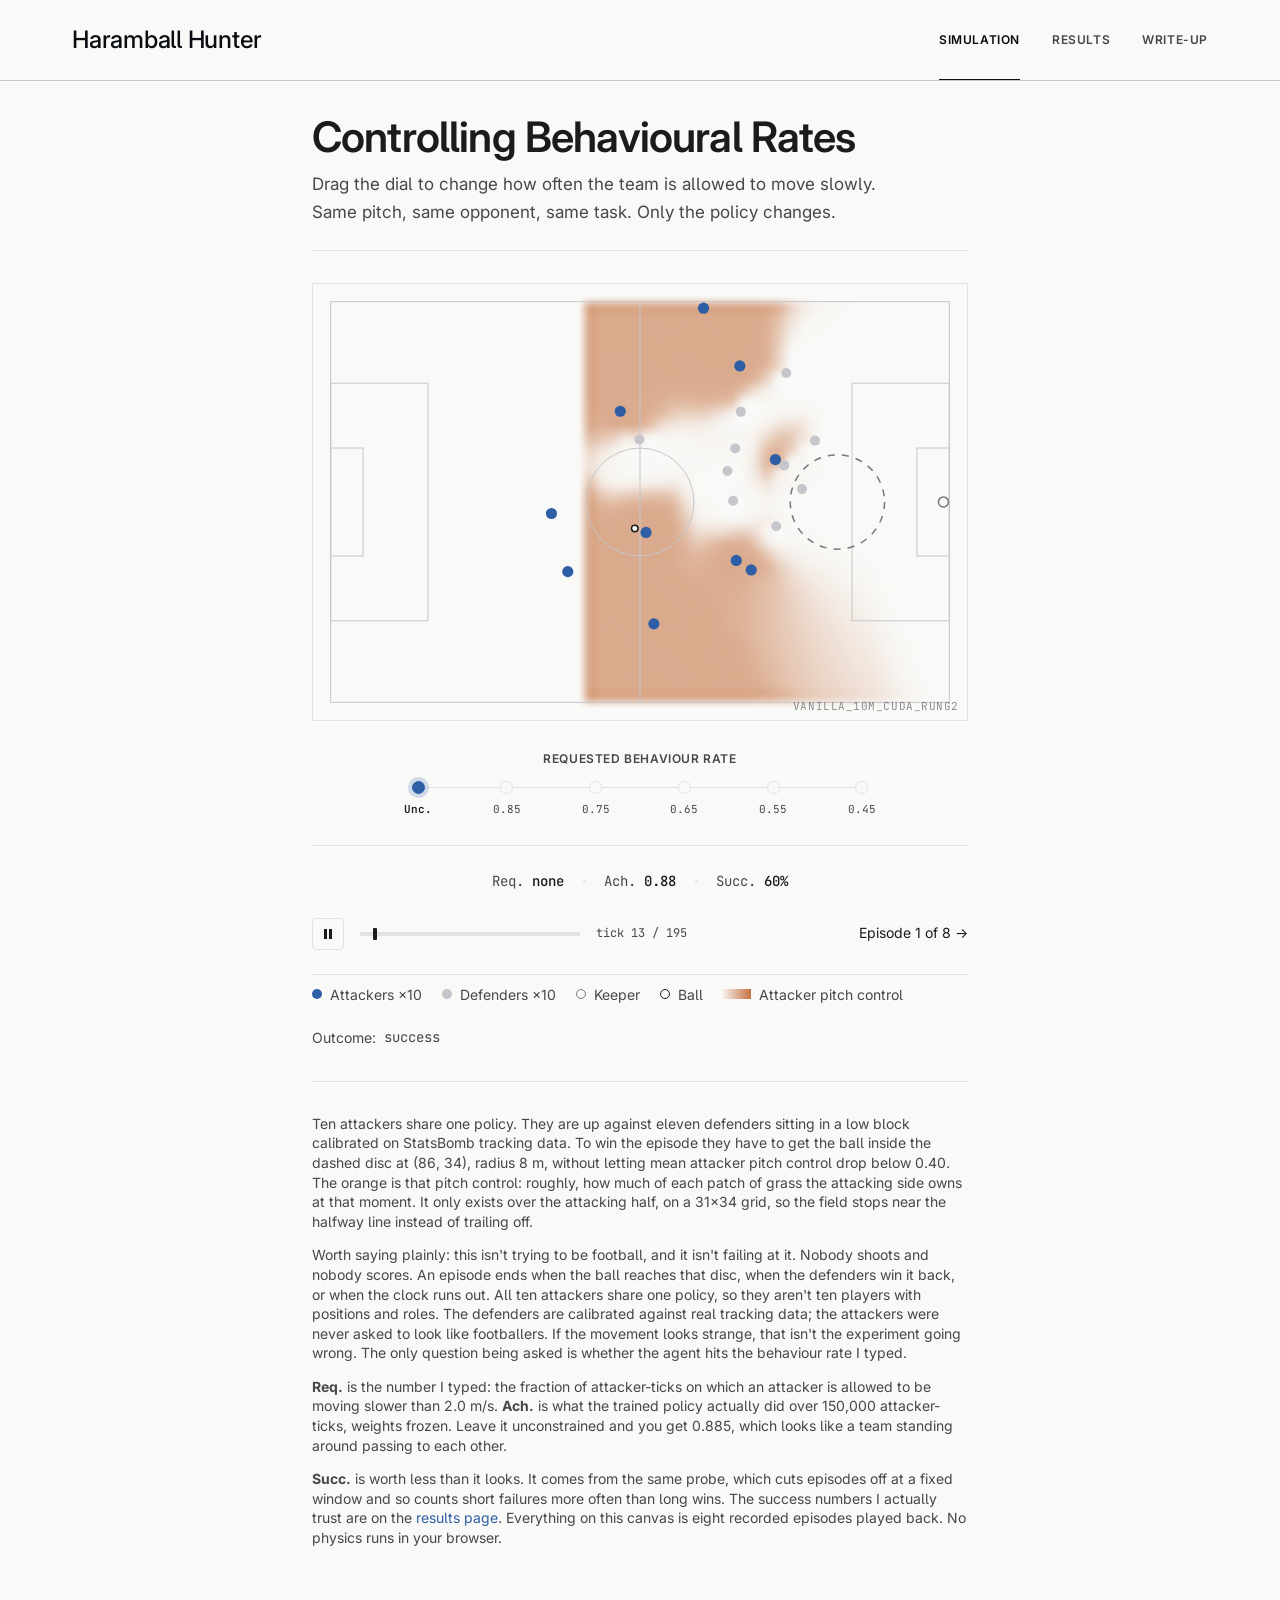
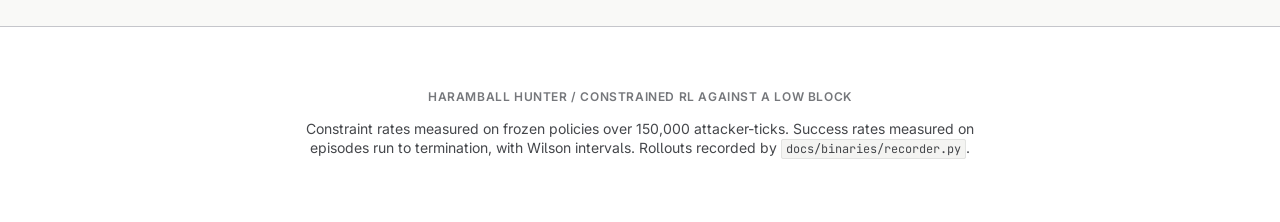
<file: docs/index.html>
<!DOCTYPE html>
<html lang="en">
<head>
<meta charset="utf-8">
<meta name="viewport" content="width=device-width, initial-scale=1.0">
<title>Simulation: Controlling Behavioural Rates</title>
<meta name="description" content="Constrained reinforcement learning against a football low block: drag the dial to change how often the team is allowed to move slowly.">
<link rel="preconnect" href="https://fonts.googleapis.com">
<link rel="preconnect" href="https://fonts.gstatic.com" crossorigin>
<link href="https://fonts.googleapis.com/css2?family=Inter:wght@300..700&family=JetBrains+Mono:wght@400..600&display=swap" rel="stylesheet">
<link rel="stylesheet" href="css/site.css">
</head>
<body>

<header class="site-header">
  <div class="bar">
    <div class="wordmark">Haramball Hunter</div>
    <nav class="site-nav">
      <a href="index.html" aria-current="page">Simulation</a>
      <a href="results.html">Results</a>
      <a href="writeup.html">Write-up</a>
    </nav>
  </div>
</header>

<main>
<div class="column">

  <div class="page-head">
    <h1 class="display-lg">Controlling Behavioural Rates</h1>
    <p>Drag the dial to change how often the team is allowed to move slowly.
       Same pitch, same opponent, same task. Only the policy changes.</p>
  </div>

  <div class="pitch-frame" id="pitch-frame">
    <canvas id="pitch" width="720" height="491"></canvas>
    <div class="pitch-tag mono" id="run-tag">LOADING</div>
  </div>

  <div class="controls">

    <div class="dial">
      <div class="label-caps">Requested behaviour rate</div>
      <div class="stops" id="stops" role="radiogroup" aria-label="Requested behaviour rate" tabindex="0">
        <div class="stops-inner"></div>
      </div>
    </div>

    <div class="readout">
      <span class="k">Req.</span> <span class="v" id="r-req">–</span>
      <span class="sep">·</span>
      <span class="k">Ach.</span> <span class="v" id="r-ach">–</span>
      <span class="sep">·</span>
      <span class="k">Succ.</span> <span class="v" id="r-succ">–</span>
    </div>

    <div class="playback">
      <div class="left">
        <button class="icon-btn" id="play" type="button" aria-label="Pause">
          <svg viewBox="0 0 14 14" aria-hidden="true"><path id="play-icon" d="M3 2 H6 V12 H3 Z M8 2 H11 V12 H8 Z"></path></svg>
        </button>
        <input class="scrub" id="scrub" type="range" min="0" max="0" value="0" step="1" aria-label="Scrub through the episode">
        <span class="tick-count" id="tick-count">tick – / –</span>
      </div>
      <button class="episode-btn" id="episode-btn" type="button">Episode 1 of 8 →</button>
    </div>

    <div class="legend">
      <span class="key"><span class="swatch att"></span>Attackers &times;10</span>
      <span class="key"><span class="swatch def"></span>Defenders &times;10</span>
      <span class="key"><span class="swatch gk"></span>Keeper</span>
      <span class="key"><span class="swatch ball"></span>Ball</span>
      <span class="key"><span class="swatch heat"></span>Attacker pitch control</span>
      <span class="key">Outcome: <span class="mono" id="outcome">–</span></span>
    </div>

  </div>

  <hr class="rule">

  <p class="caption muted">
    Ten attackers share one policy. They are up against eleven defenders sitting
    in a low block calibrated on StatsBomb tracking data. To win the episode they
    have to get the ball inside the dashed disc at (86, 34), radius 8&nbsp;m,
    without letting mean attacker pitch control drop below 0.40. The orange is
    that pitch control: roughly, how much of each patch of grass the attacking
    side owns at that moment. It only exists over the attacking half, on a
    31&times;34 grid, so the field stops near the halfway line instead of trailing
    off.
  </p>

  <p class="caption muted">
    Worth saying plainly: this isn't trying to be football, and it isn't failing
    at it. Nobody shoots and nobody scores. An episode ends when the ball reaches
    that disc, when the defenders win it back, or when the clock runs out. All ten
    attackers share one policy, so they aren't ten players with positions and
    roles. The defenders are calibrated against real tracking data; the attackers
    were never asked to look like footballers. If the movement looks strange, that
    isn't the experiment going wrong. The only question being asked is whether the
    agent hits the behaviour rate I typed.
  </p>

  <p class="caption muted">
    <b>Req.</b> is the number I typed: the fraction of attacker-ticks on which an
    attacker is allowed to be moving slower than 2.0&nbsp;m/s. <b>Ach.</b> is what
    the trained policy actually did over 150,000 attacker-ticks, weights frozen.
    Leave it unconstrained and you get 0.885, which looks like a team standing
    around passing to each other.
  </p>

  <p class="caption muted">
    <b>Succ.</b> is worth less than it looks. It comes from the same probe, which
    cuts episodes off at a fixed window and so counts short failures more often
    than long wins. The success numbers I actually trust are on the
    <a href="results.html">results page</a>. Everything on this canvas is eight
    recorded episodes played back. No physics runs in your browser.
  </p>

</div>
</main>

<footer class="site-footer">
  <div class="inner">
    <div class="label-caps">Haramball Hunter / constrained RL against a low block</div>
    <div class="caption">Constraint rates measured on frozen policies over 150,000
      attacker-ticks. Success rates measured on episodes run to termination, with
      Wilson intervals. Rollouts recorded by <code>docs/binaries/recorder.py</code>.</div>
  </div>
</footer>

<script type="module" src="js/sim.js"></script>
</body>
</html>
</file>
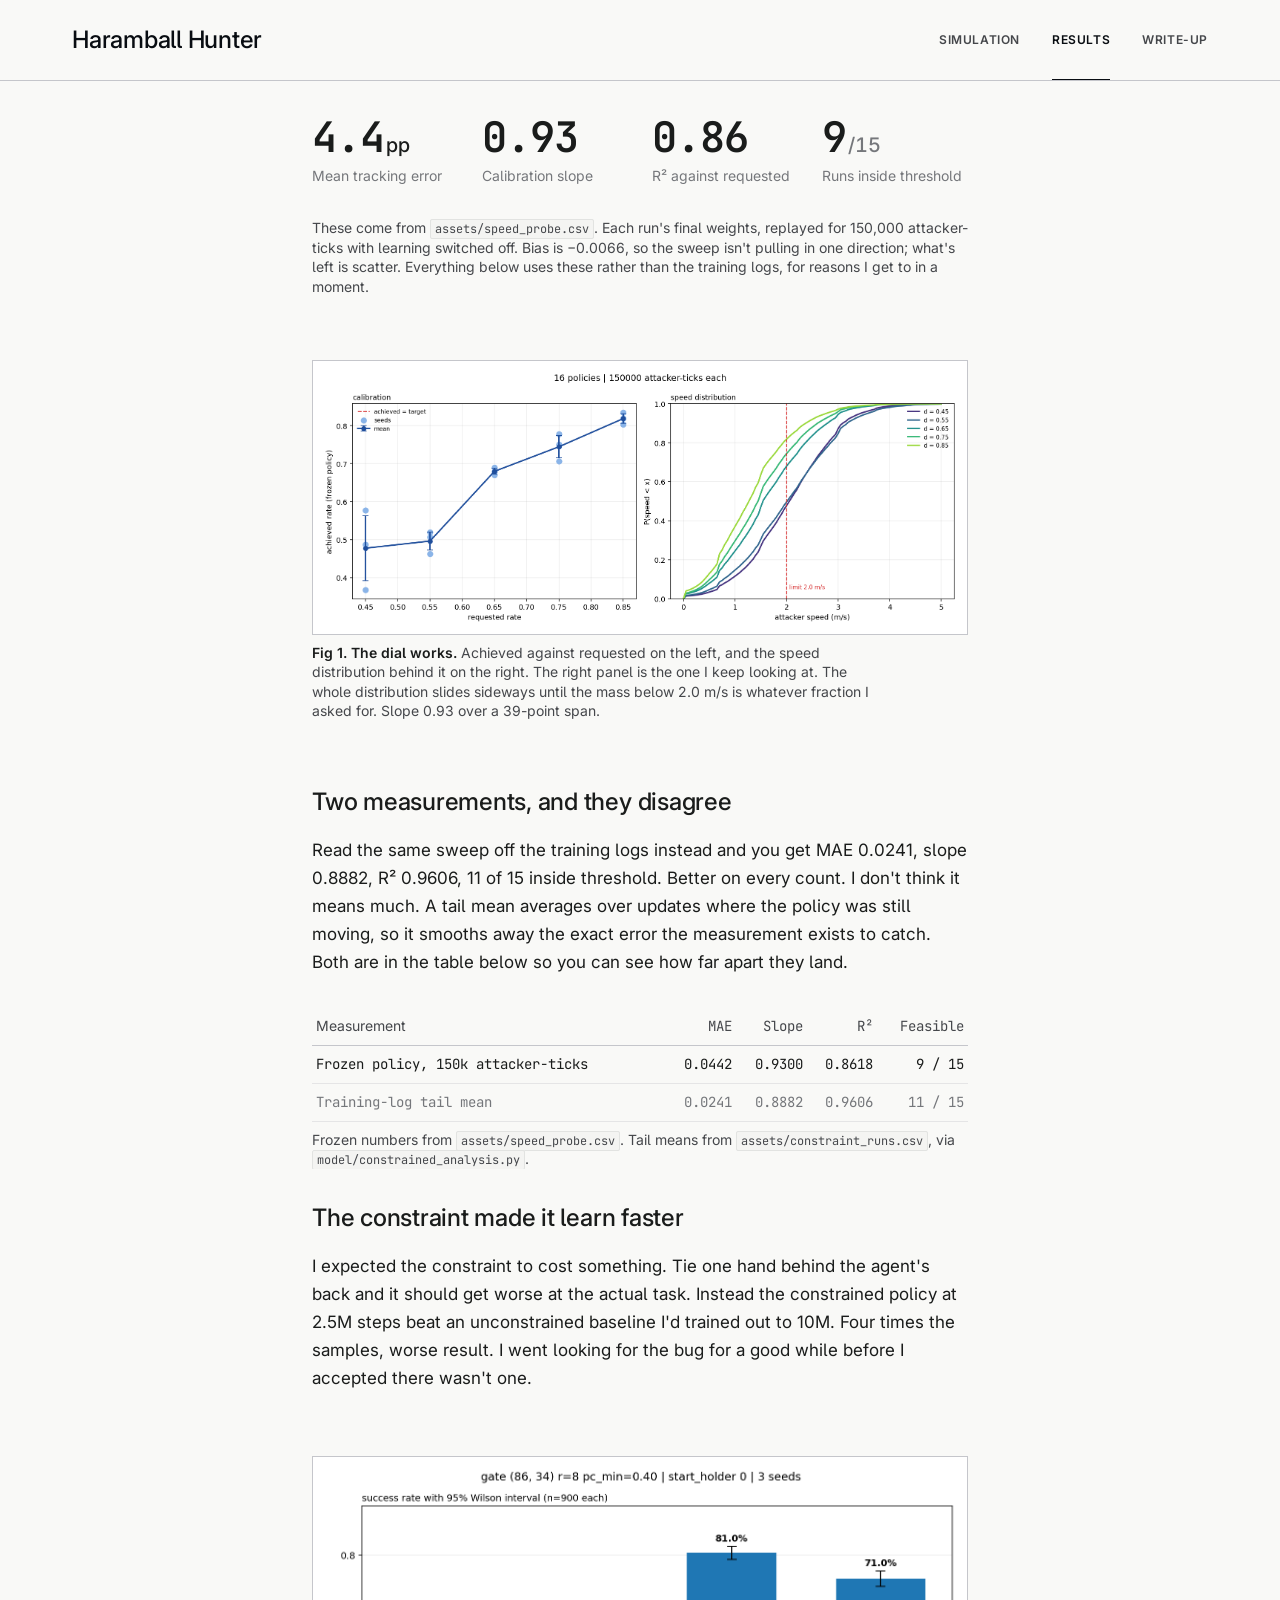
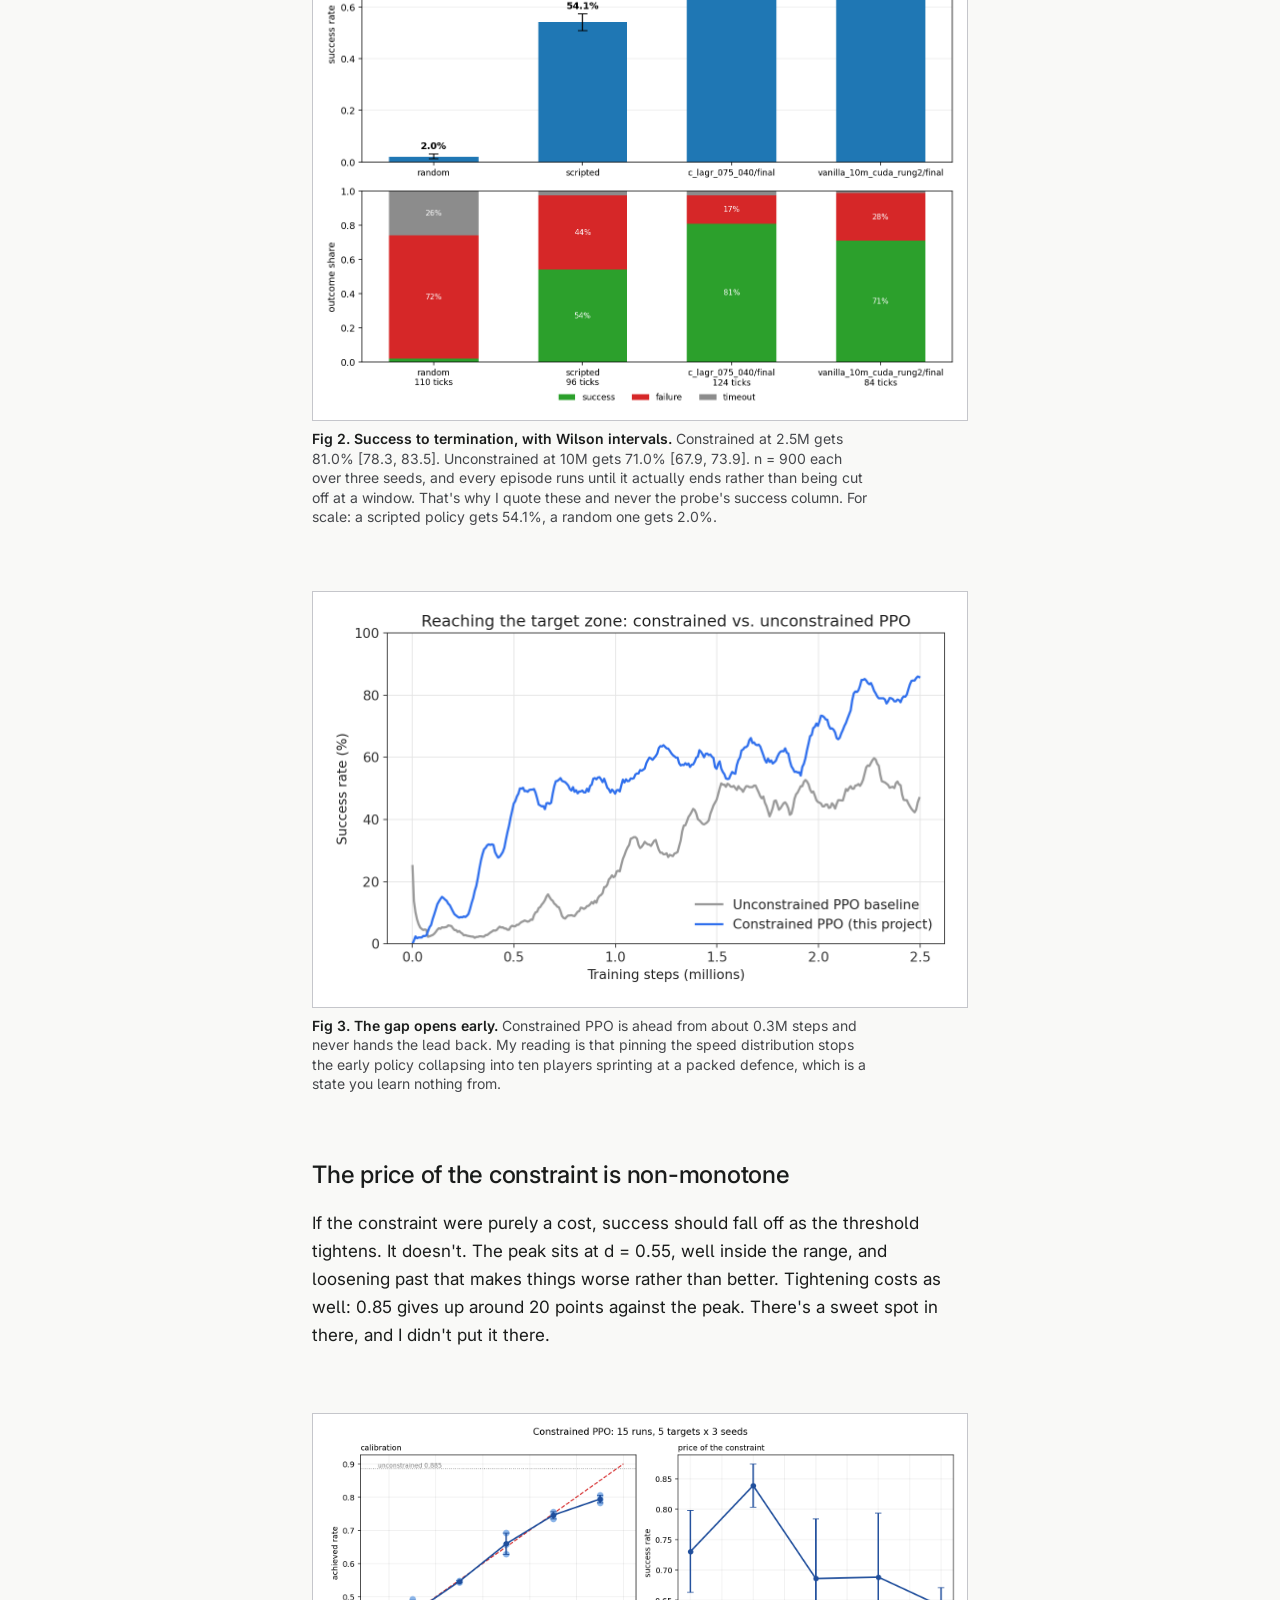
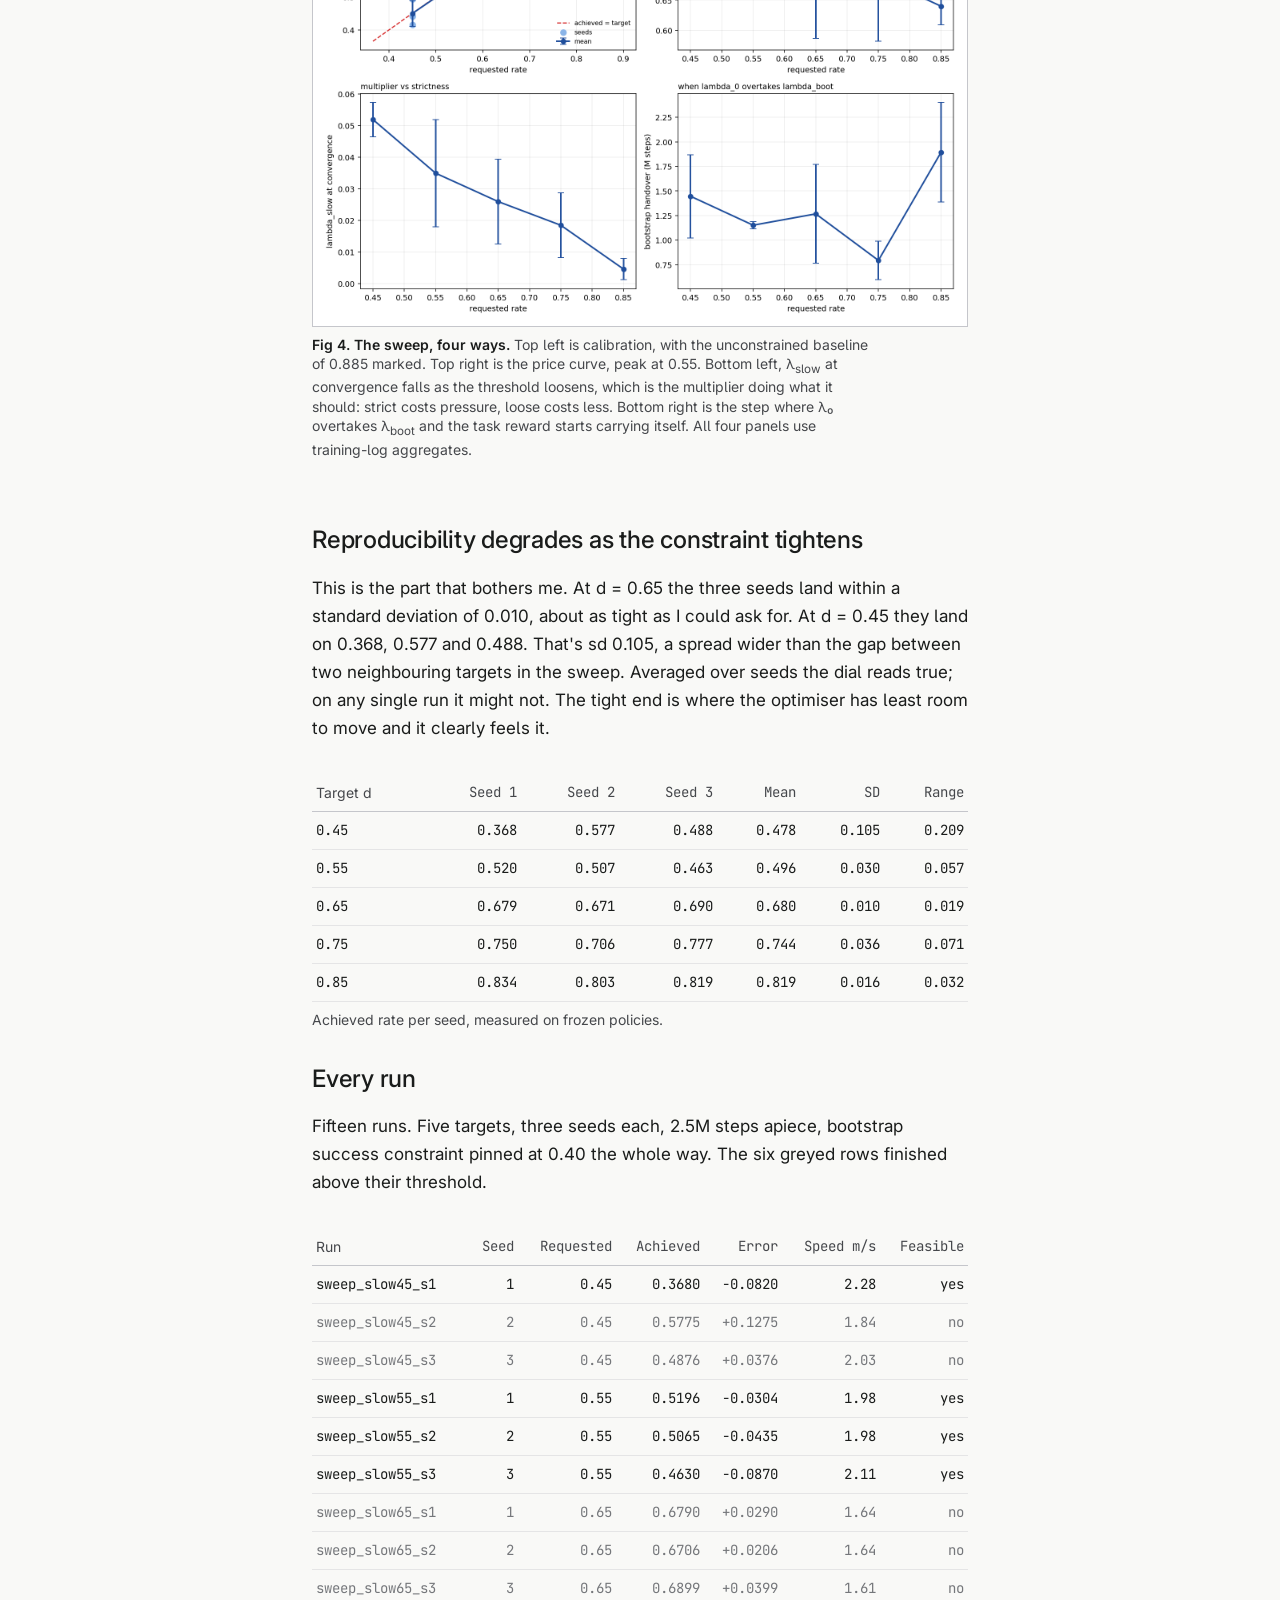
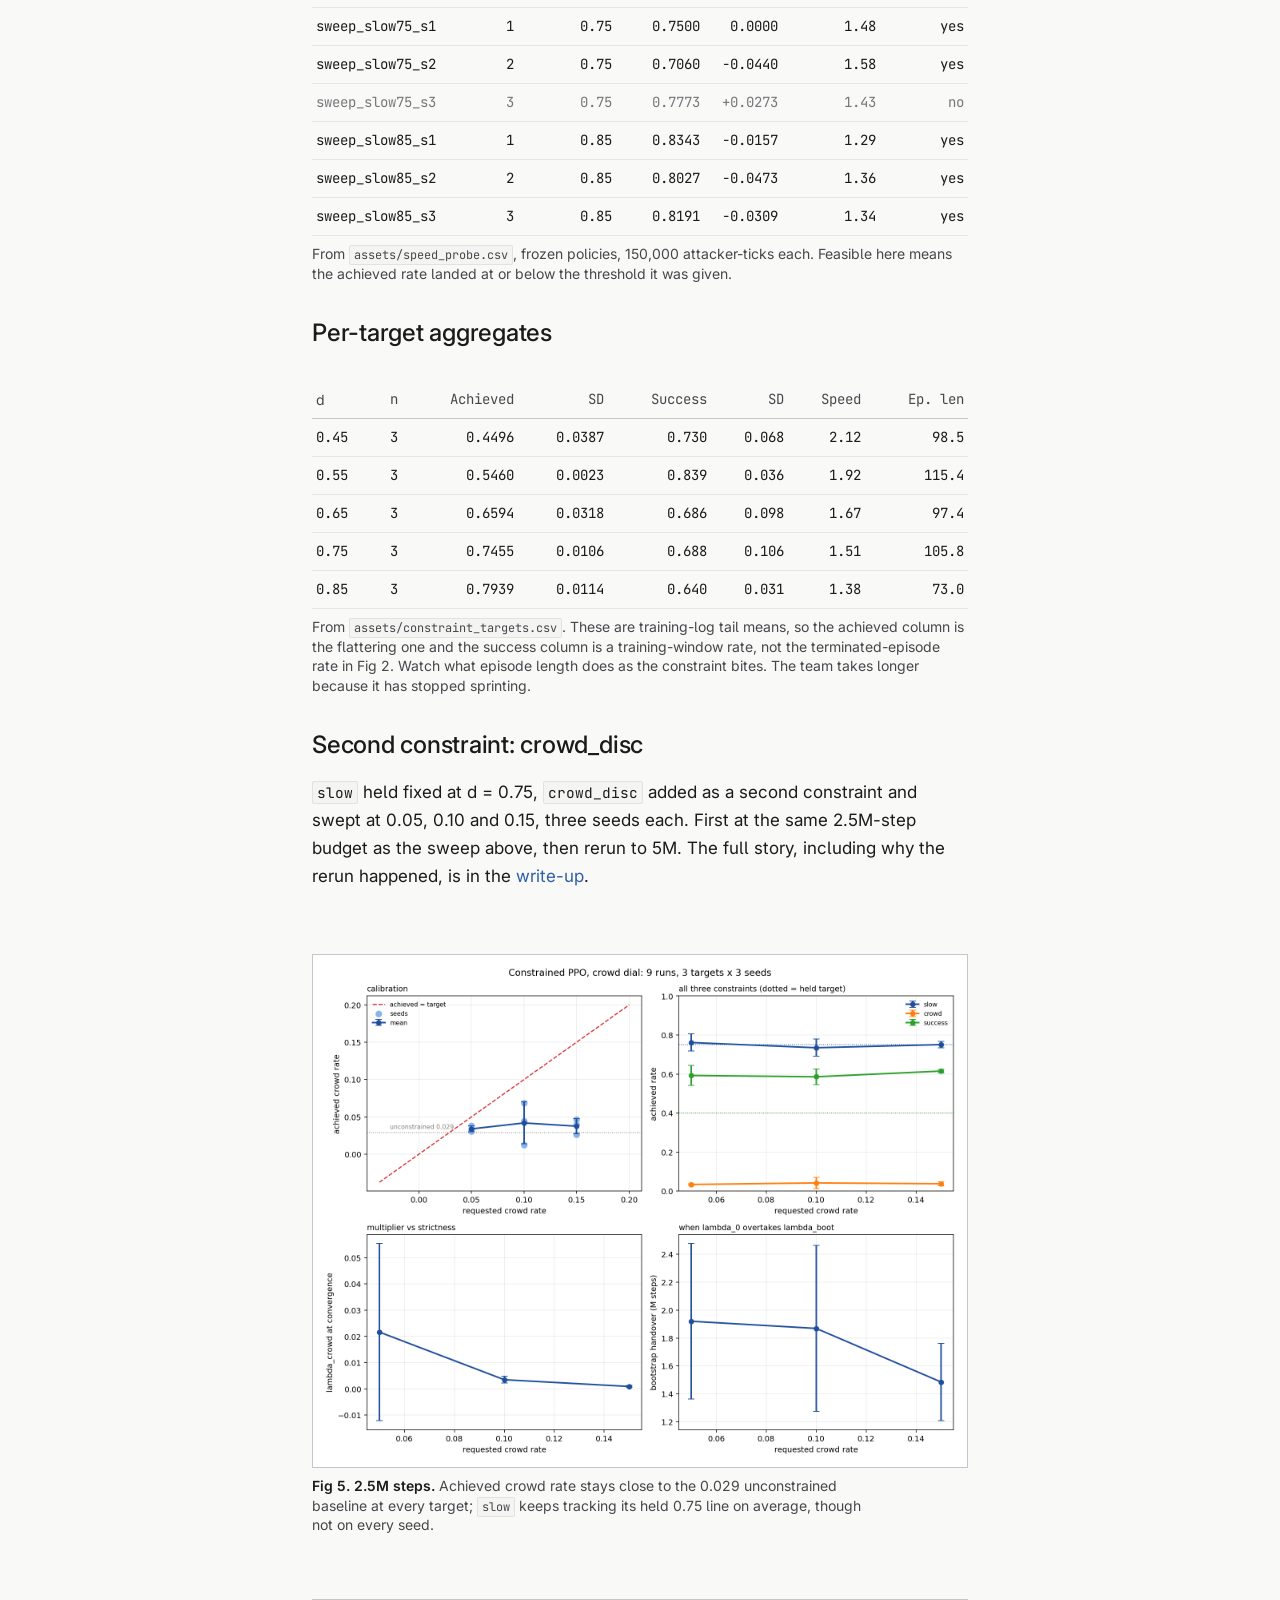
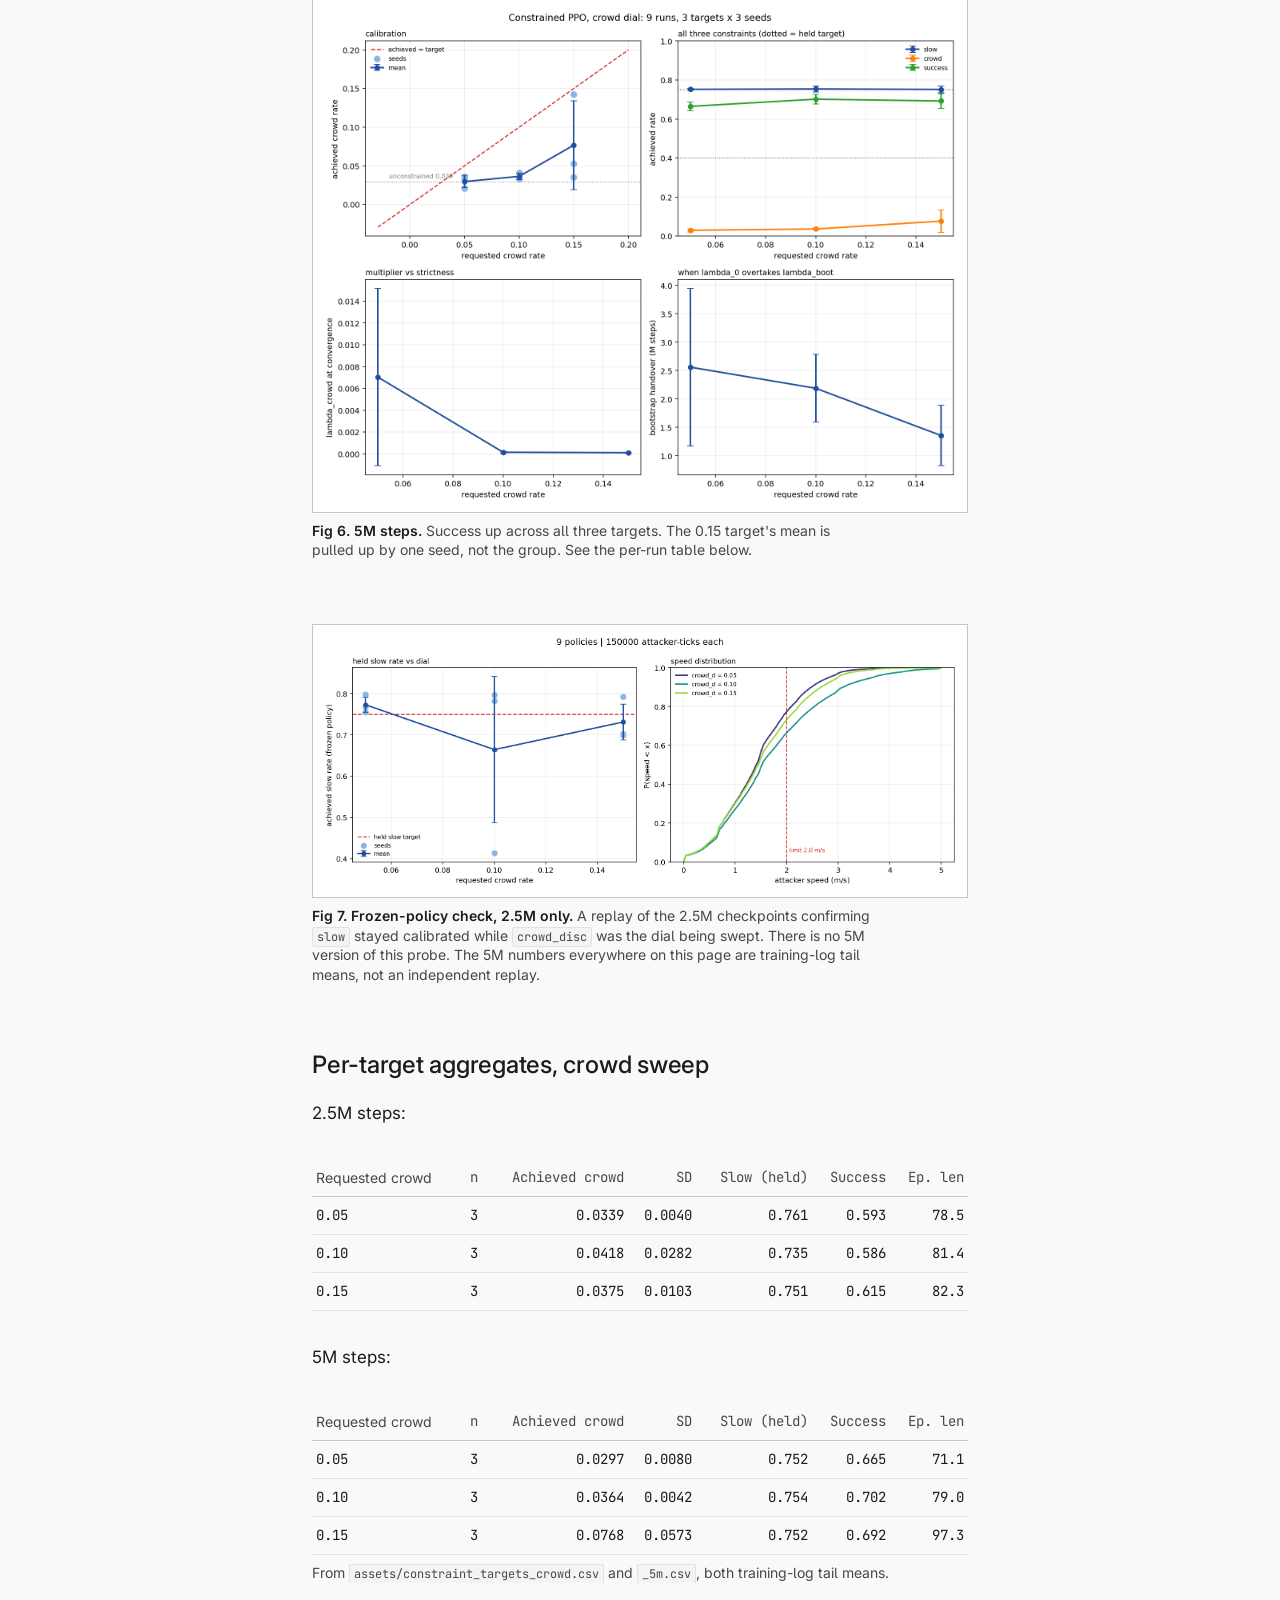
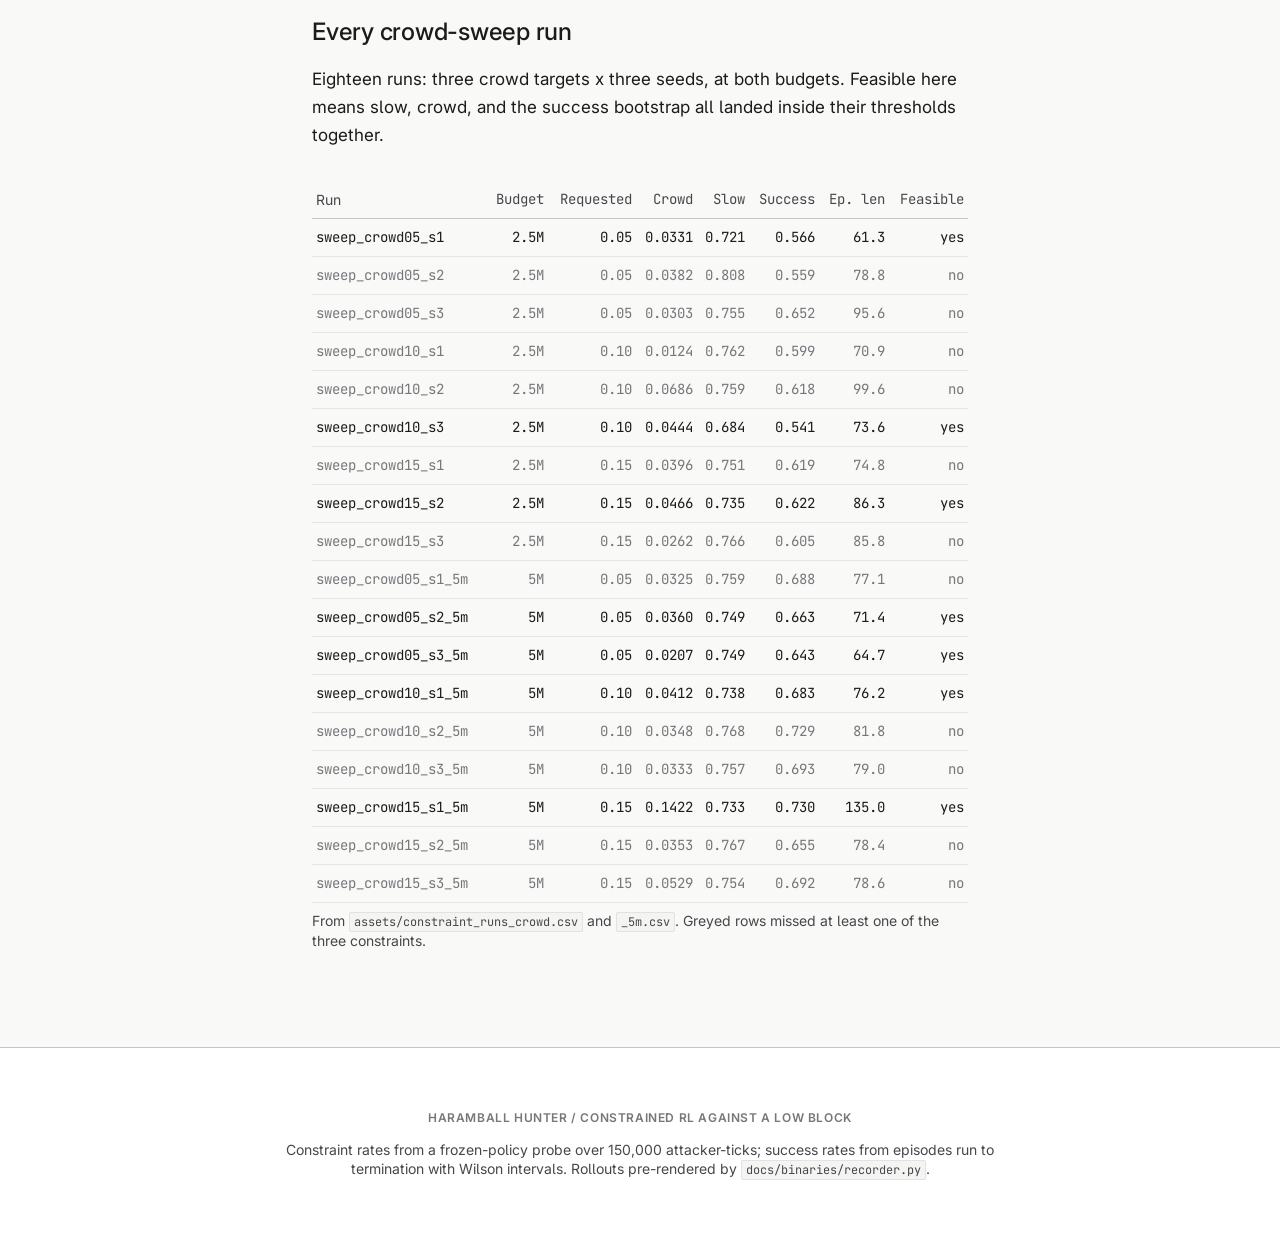
<file: docs/results.html>
<!DOCTYPE html>
<html lang="en">
<head>
<meta charset="utf-8">
<meta name="viewport" content="width=device-width, initial-scale=1.0">
<title>Results: Threshold Calibration Sweep</title>
<meta name="description" content="Does the threshold dial deliver the behaviour rate you ask for? Five targets, three seeds, 2.5M steps each, measured on frozen policies.">
<link rel="preconnect" href="https://fonts.googleapis.com">
<link rel="preconnect" href="https://fonts.gstatic.com" crossorigin>
<link href="https://fonts.googleapis.com/css2?family=Inter:wght@300..700&family=JetBrains+Mono:wght@400..600&display=swap" rel="stylesheet">
<link rel="stylesheet" href="css/site.css">
</head>
<body>

<header class="site-header">
  <div class="bar">
    <div class="wordmark">Haramball Hunter</div>
    <nav class="site-nav">
      <a href="index.html">Simulation</a>
      <a href="results.html" aria-current="page">Results</a>
      <a href="writeup.html">Write-up</a>
    </nav>
  </div>
</header>

<main>
<div class="column">

  <div class="stat-row">
    <div class="stat">
      <span class="value">4.4<span class="unit">pp</span></span>
      <span class="label">Mean tracking error</span>
    </div>
    <div class="stat">
      <span class="value">0.93</span>
      <span class="label">Calibration slope</span>
    </div>
    <div class="stat">
      <span class="value">0.86</span>
      <span class="label">R² against requested</span>
    </div>
    <div class="stat">
      <span class="value">9<span class="unit of">/15</span></span>
      <span class="label">Runs inside threshold</span>
    </div>
  </div>

  <p class="caption muted">
    These come from <code>assets/speed_probe.csv</code>. Each run's final weights,
    replayed for 150,000 attacker-ticks with learning switched off. Bias is
    −0.0066, so the sweep isn't pulling in one direction; what's left is scatter.
    Everything below uses these rather than the training logs, for reasons I get
    to in a moment.
  </p>

  <figure>
    <div class="frame"><img src="assets/speed_probe.png" alt="Left: achieved rate against requested rate, five targets with three seeds each, sitting close to the identity line. Right: cumulative distribution of attacker speed for each target, shifting left as the target rises, crossing the 2.0 m/s limit at the requested rate."></div>
    <figcaption>
      <b>Fig 1. The dial works.</b> Achieved against requested on the left, and
      the speed distribution behind it on the right. The right panel is the one I
      keep looking at. The whole distribution slides sideways until the mass below
      2.0&nbsp;m/s is whatever fraction I asked for. Slope 0.93 over a 39-point
      span.
    </figcaption>
  </figure>

  <h2 class="headline-md">Two measurements, and they disagree</h2>

  <p>
    Read the same sweep off the training logs instead and you get MAE 0.0241,
    slope 0.8882, R² 0.9606, 11 of 15 inside threshold. Better on every count. I
    don't think it means much. A tail mean averages over updates where the policy
    was still moving, so it smooths away the exact error the measurement exists to
    catch. Both are in the table below so you can see how far apart they land.
  </p>

  <div class="table-wrap">
    <table>
      <thead>
        <tr>
          <th>Measurement</th>
          <th class="num">MAE</th>
          <th class="num">Slope</th>
          <th class="num">R²</th>
          <th class="num">Feasible</th>
        </tr>
      </thead>
      <tbody>
        <tr>
          <td>Frozen policy, 150k attacker-ticks</td>
          <td class="num">0.0442</td>
          <td class="num">0.9300</td>
          <td class="num">0.8618</td>
          <td class="num">9 / 15</td>
        </tr>
        <tr>
          <td class="dim">Training-log tail mean</td>
          <td class="num dim">0.0241</td>
          <td class="num dim">0.8882</td>
          <td class="num dim">0.9606</td>
          <td class="num dim">11 / 15</td>
        </tr>
      </tbody>
    </table>
    <p class="table-note">
      Frozen numbers from <code>assets/speed_probe.csv</code>. Tail means from
      <code>assets/constraint_runs.csv</code>, via
      <code>model/constrained_analysis.py</code>.
    </p>
  </div>

  <h2 class="headline-md">The constraint made it learn faster</h2>

  <p>
    I expected the constraint to cost something. Tie one hand behind the agent's
    back and it should get worse at the actual task. Instead the constrained
    policy at 2.5M steps beat an unconstrained baseline I'd trained out to 10M.
    Four times the samples, worse result. I went looking for the bug for a good
    while before I accepted there wasn't one.
  </p>

  <figure>
    <div class="frame"><img src="assets/compare_models.png" alt="Bar chart of success rate with 95 percent Wilson intervals over 900 episodes: random 2.0 percent, scripted 54.1 percent, constrained 81.0 percent, unconstrained 71.0 percent. Below, outcome shares split into success, failure and timeout."></div>
    <figcaption>
      <b>Fig 2. Success to termination, with Wilson intervals.</b> Constrained at
      2.5M gets 81.0% [78.3, 83.5]. Unconstrained at 10M gets 71.0% [67.9, 73.9].
      n = 900 each over three seeds, and every episode runs until it actually
      ends rather than being cut off at a window. That's why I quote these and
      never the probe's success column. For scale: a scripted policy gets 54.1%,
      a random one gets 2.0%.
    </figcaption>
  </figure>

  <figure>
    <div class="frame"><img src="assets/success_rate.png" alt="Success rate against training steps: the constrained run climbs to about 85 percent by 2.5 million steps while the unconstrained baseline is still oscillating below 60 percent."></div>
    <figcaption>
      <b>Fig 3. The gap opens early.</b> Constrained PPO is ahead from about 0.3M
      steps and never hands the lead back. My reading is that pinning the speed
      distribution stops the early policy collapsing into ten players sprinting at
      a packed defence, which is a state you learn nothing from.
    </figcaption>
  </figure>

  <h2 class="headline-md">The price of the constraint is non-monotone</h2>

  <p>
    If the constraint were purely a cost, success should fall off as the
    threshold tightens. It doesn't. The peak sits at d&nbsp;=&nbsp;0.55, well
    inside the range, and loosening past that makes things worse rather than
    better. Tightening costs as well: 0.85 gives up around 20 points against the
    peak. There's a sweet spot in there, and I didn't put it there.
  </p>

  <figure>
    <div class="frame"><img src="assets/constraint_analysis.png" alt="Four panels. Calibration: achieved against requested, close to the diagonal, with the unconstrained baseline at 0.885 marked. Price of the constraint: success peaking at 0.55 and falling either side. Multiplier at convergence falling as the threshold loosens. Bootstrap handover step against requested rate."></div>
    <figcaption>
      <b>Fig 4. The sweep, four ways.</b> Top left is calibration, with the
      unconstrained baseline of 0.885 marked. Top right is the price curve, peak
      at 0.55. Bottom left, λ<sub>slow</sub> at convergence falls as the threshold
      loosens, which is the multiplier doing what it should: strict costs
      pressure, loose costs less. Bottom right is the step where λ₀ overtakes
      λ<sub>boot</sub> and the task reward starts carrying itself. All four panels
      use training-log aggregates.
    </figcaption>
  </figure>

  <h2 class="headline-md">Reproducibility degrades as the constraint tightens</h2>

  <p>
    This is the part that bothers me. At d&nbsp;=&nbsp;0.65 the three seeds land
    within a standard deviation of 0.010, about as tight as I could ask for. At
    d&nbsp;=&nbsp;0.45 they land on 0.368, 0.577 and 0.488. That's sd 0.105, a
    spread wider than the gap between two neighbouring targets in the sweep.
    Averaged over seeds the dial reads true; on any single run it might not. The
    tight end is where the optimiser has least room to move and it clearly feels
    it.
  </p>

  <div class="table-wrap">
    <table>
      <thead>
        <tr>
          <th>Target d</th>
          <th class="num">Seed 1</th>
          <th class="num">Seed 2</th>
          <th class="num">Seed 3</th>
          <th class="num">Mean</th>
          <th class="num">SD</th>
          <th class="num">Range</th>
        </tr>
      </thead>
      <tbody id="seed-rows"></tbody>
    </table>
    <p class="table-note">Achieved rate per seed, measured on frozen policies.</p>
  </div>

  <h2 class="headline-md">Every run</h2>

  <p>
    Fifteen runs. Five targets, three seeds each, 2.5M steps apiece, bootstrap
    success constraint pinned at 0.40 the whole way. The six greyed rows finished
    above their threshold.
  </p>

  <div class="table-wrap">
    <table>
      <thead>
        <tr>
          <th>Run</th>
          <th class="num">Seed</th>
          <th class="num">Requested</th>
          <th class="num">Achieved</th>
          <th class="num">Error</th>
          <th class="num">Speed m/s</th>
          <th class="num">Feasible</th>
        </tr>
      </thead>
      <tbody id="probe-rows"></tbody>
    </table>
    <p class="table-note">
      From <code>assets/speed_probe.csv</code>, frozen policies, 150,000
      attacker-ticks each. Feasible here means the achieved rate landed at or
      below the threshold it was given.
    </p>
  </div>

  <h2 class="headline-md">Per-target aggregates</h2>

  <div class="table-wrap">
    <table>
      <thead>
        <tr>
          <th>d</th>
          <th class="num">n</th>
          <th class="num">Achieved</th>
          <th class="num">SD</th>
          <th class="num">Success</th>
          <th class="num">SD</th>
          <th class="num">Speed</th>
          <th class="num">Ep. len</th>
        </tr>
      </thead>
      <tbody id="target-rows"></tbody>
    </table>
    <p class="table-note">
      From <code>assets/constraint_targets.csv</code>. These are training-log tail
      means, so the achieved column is the flattering one and the success column
      is a training-window rate, not the terminated-episode rate in Fig 2. Watch
      what episode length does as the constraint bites. The team takes longer
      because it has stopped sprinting.
    </p>
  </div>

  <h2 class="headline-md" id="second-constraint-crowd_disc">Second constraint: crowd_disc</h2>

  <p>
    <code>slow</code> held fixed at d&nbsp;=&nbsp;0.75, <code>crowd_disc</code>
    added as a second constraint and swept at 0.05, 0.10 and 0.15, three seeds
    each. First at the same 2.5M-step budget as the sweep above, then rerun to
    5M. The full story, including why the rerun happened, is in the
    <a href="writeup.html">write-up</a>.
  </p>

  <figure>
    <div class="frame"><img src="assets/constraint_analysis_crowd.png" alt="Four panels, crowd_disc dial at 2.5M steps. Calibration: achieved crowd rate flat around 0.03-0.04 well under every requested target. All three constraints against requested crowd rate: slow hugging its held 0.75 line, crowd near zero, success around 0.6. Multiplier at convergence falling as crowd strictness loosens. Bootstrap handover step against requested rate, wide error bars."></div>
    <figcaption>
      <b>Fig 5. 2.5M steps.</b> Achieved crowd rate stays close to the 0.029
      unconstrained baseline at every target; <code>slow</code> keeps tracking
      its held 0.75 line on average, though not on every seed.
    </figcaption>
  </figure>

  <figure>
    <div class="frame"><img src="assets/constraint_analysis_crowd_5m.png" alt="Same four panels at 5M steps. Calibration now shows the 0.15 target's mean pulled well above its siblings by one outlier seed near 0.14. Slow still tracks its held 0.75 line. Success has risen across all three targets."></div>
    <figcaption>
      <b>Fig 6. 5M steps.</b> Success up across all three targets. The 0.15
      target's mean is pulled up by one seed, not the group. See the per-run
      table below.
    </figcaption>
  </figure>

  <figure>
    <div class="frame"><img src="assets/speed_probe_crowd.png" alt="Left: achieved slow rate against requested crowd rate, held target 0.75 marked, one seed at 0.10 far below the line. Right: speed distribution by crowd_d target, all close together, all crossing near the 2.0 m/s limit."></div>
    <figcaption>
      <b>Fig 7. Frozen-policy check, 2.5M only.</b> A replay of the 2.5M
      checkpoints confirming <code>slow</code> stayed calibrated while
      <code>crowd_disc</code> was the dial being swept. There is no 5M
      version of this probe. The 5M numbers everywhere on this page are
      training-log tail means, not an independent replay.
    </figcaption>
  </figure>

  <h2 class="headline-md">Per-target aggregates, crowd sweep</h2>

  <p>2.5M steps:</p>

  <div class="table-wrap">
    <table>
      <thead>
        <tr>
          <th>Requested crowd</th>
          <th class="num">n</th>
          <th class="num">Achieved crowd</th>
          <th class="num">SD</th>
          <th class="num">Slow (held)</th>
          <th class="num">Success</th>
          <th class="num">Ep. len</th>
        </tr>
      </thead>
      <tbody id="crowd-target-rows"></tbody>
    </table>
  </div>

  <p>5M steps:</p>

  <div class="table-wrap">
    <table>
      <thead>
        <tr>
          <th>Requested crowd</th>
          <th class="num">n</th>
          <th class="num">Achieved crowd</th>
          <th class="num">SD</th>
          <th class="num">Slow (held)</th>
          <th class="num">Success</th>
          <th class="num">Ep. len</th>
        </tr>
      </thead>
      <tbody id="crowd-target-5m-rows"></tbody>
    </table>
    <p class="table-note">
      From <code>assets/constraint_targets_crowd.csv</code> and
      <code>_5m.csv</code>, both training-log tail means.
    </p>
  </div>

  <h2 class="headline-md">Every crowd-sweep run</h2>

  <p>
    Eighteen runs: three crowd targets x three seeds, at both budgets.
    Feasible here means slow, crowd, and the success bootstrap all landed
    inside their thresholds together.
  </p>

  <div class="table-wrap">
    <table>
      <thead>
        <tr>
          <th>Run</th>
          <th class="num">Budget</th>
          <th class="num">Requested</th>
          <th class="num">Crowd</th>
          <th class="num">Slow</th>
          <th class="num">Success</th>
          <th class="num">Ep. len</th>
          <th class="num">Feasible</th>
        </tr>
      </thead>
      <tbody id="crowd-run-rows"></tbody>
    </table>
    <p class="table-note">
      From <code>assets/constraint_runs_crowd.csv</code> and
      <code>_5m.csv</code>. Greyed rows missed at least one of the three
      constraints.
    </p>
  </div>

</div>
</main>

<footer class="site-footer">
  <div class="inner">
    <div class="label-caps">Haramball Hunter / constrained RL against a low block</div>
    <div class="caption">Constraint rates from a frozen-policy probe over 150,000 attacker-ticks;
      success rates from episodes run to termination with Wilson intervals.
      Rollouts pre-rendered by <code>docs/binaries/recorder.py</code>.</div>
  </div>
</footer>

<script type="module" src="js/tables.js"></script>
</body>
</html>
</file>
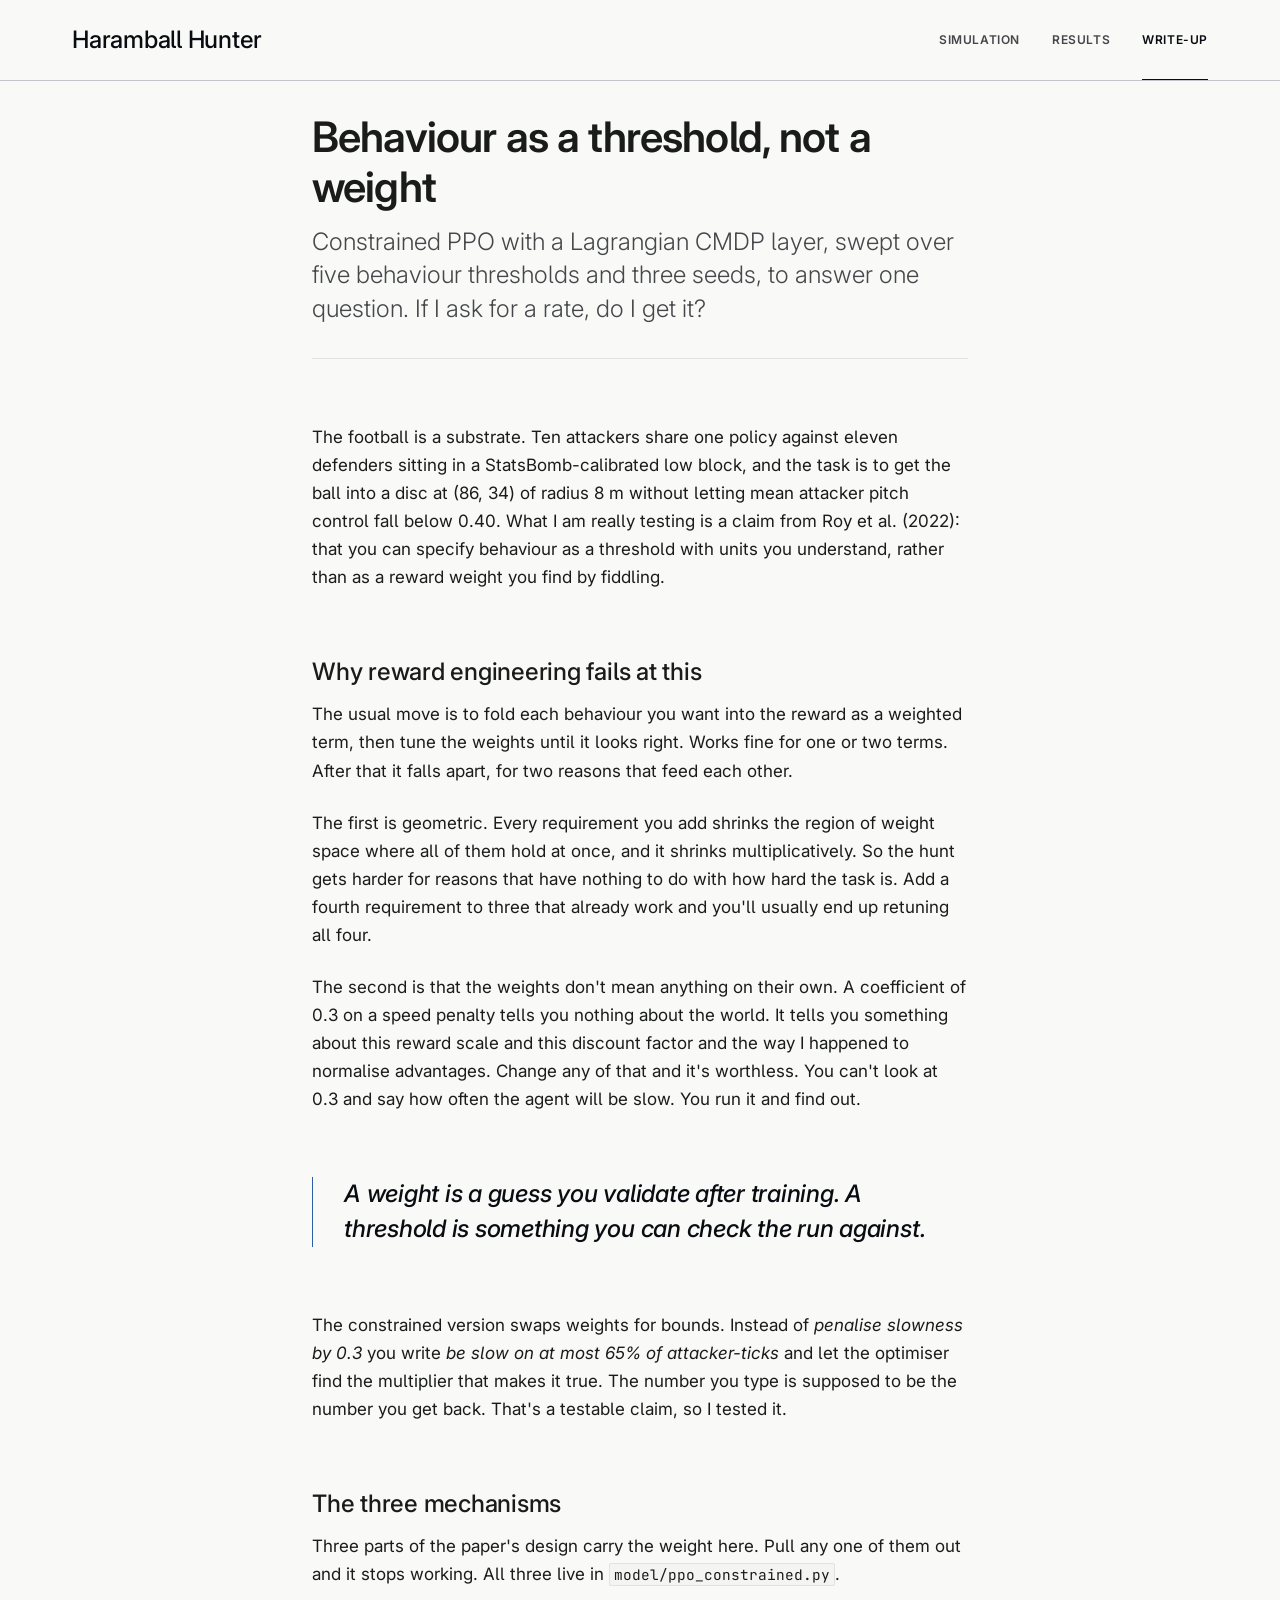
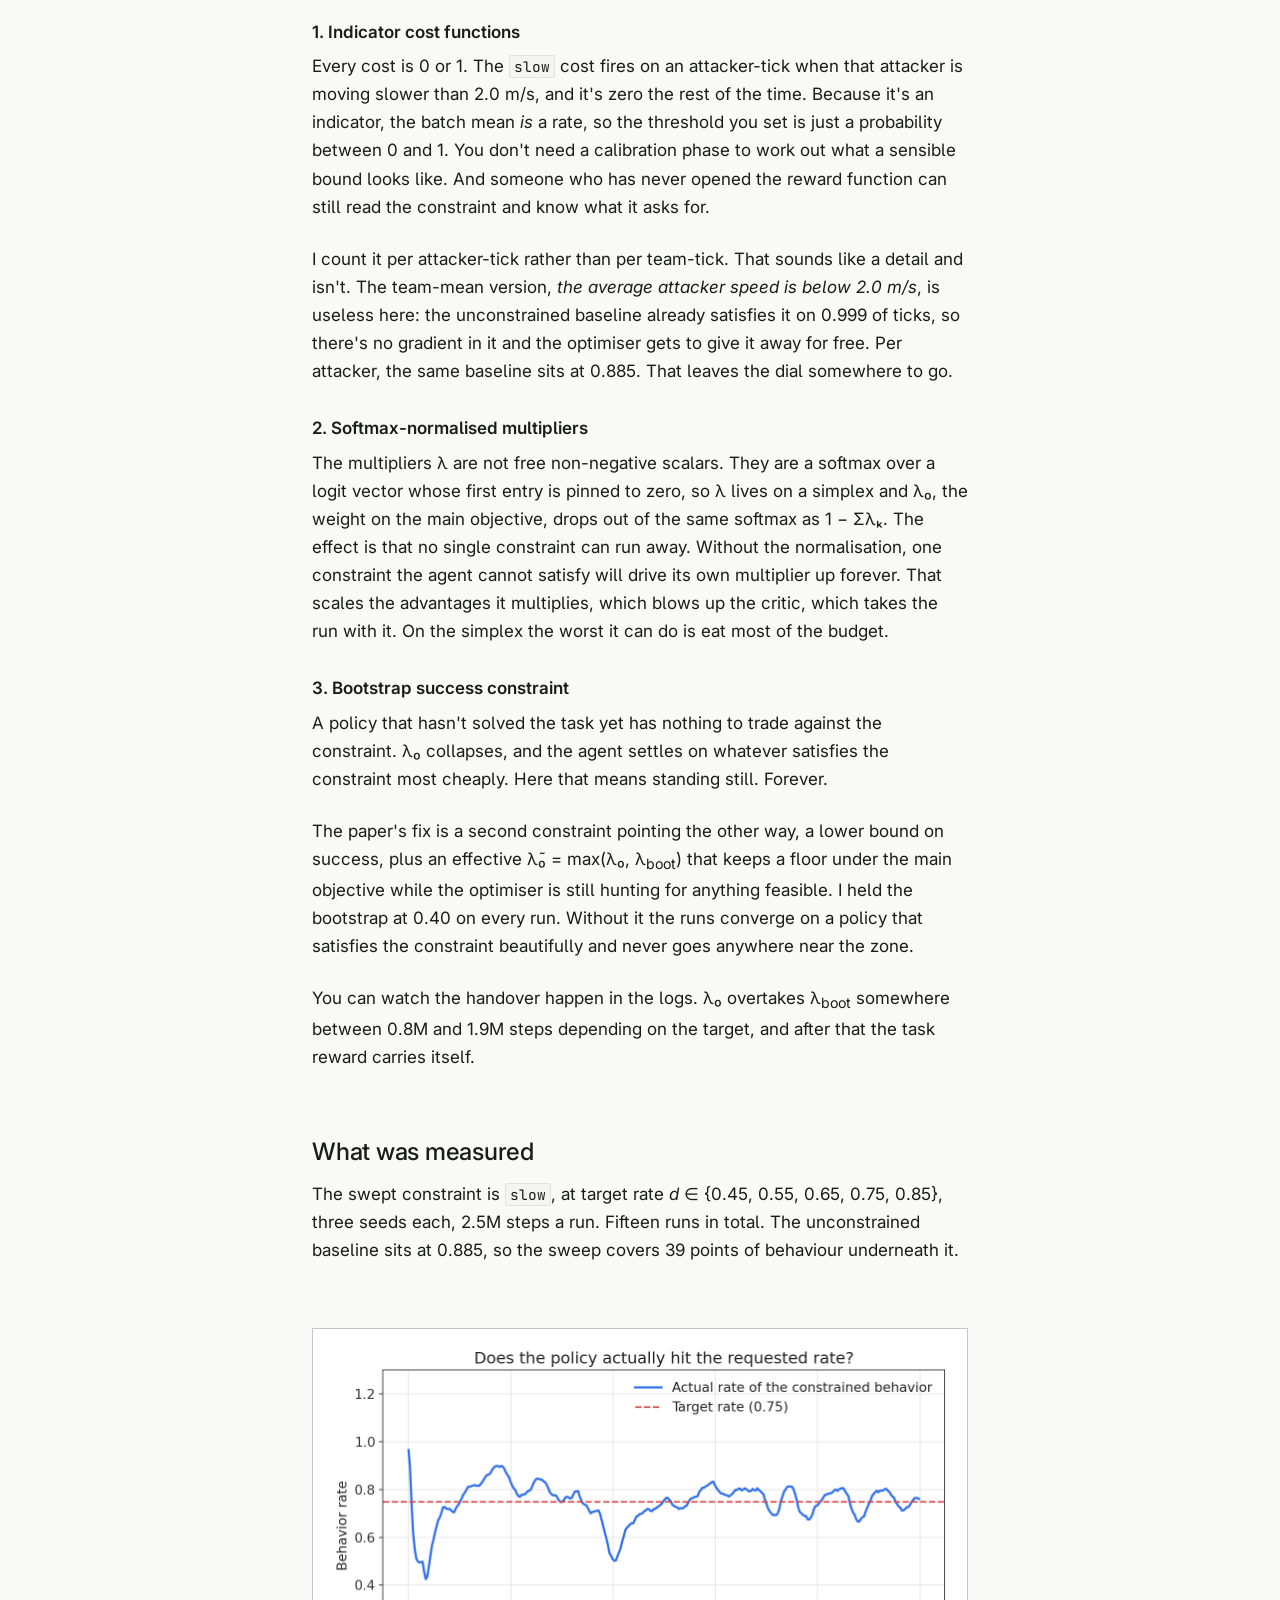
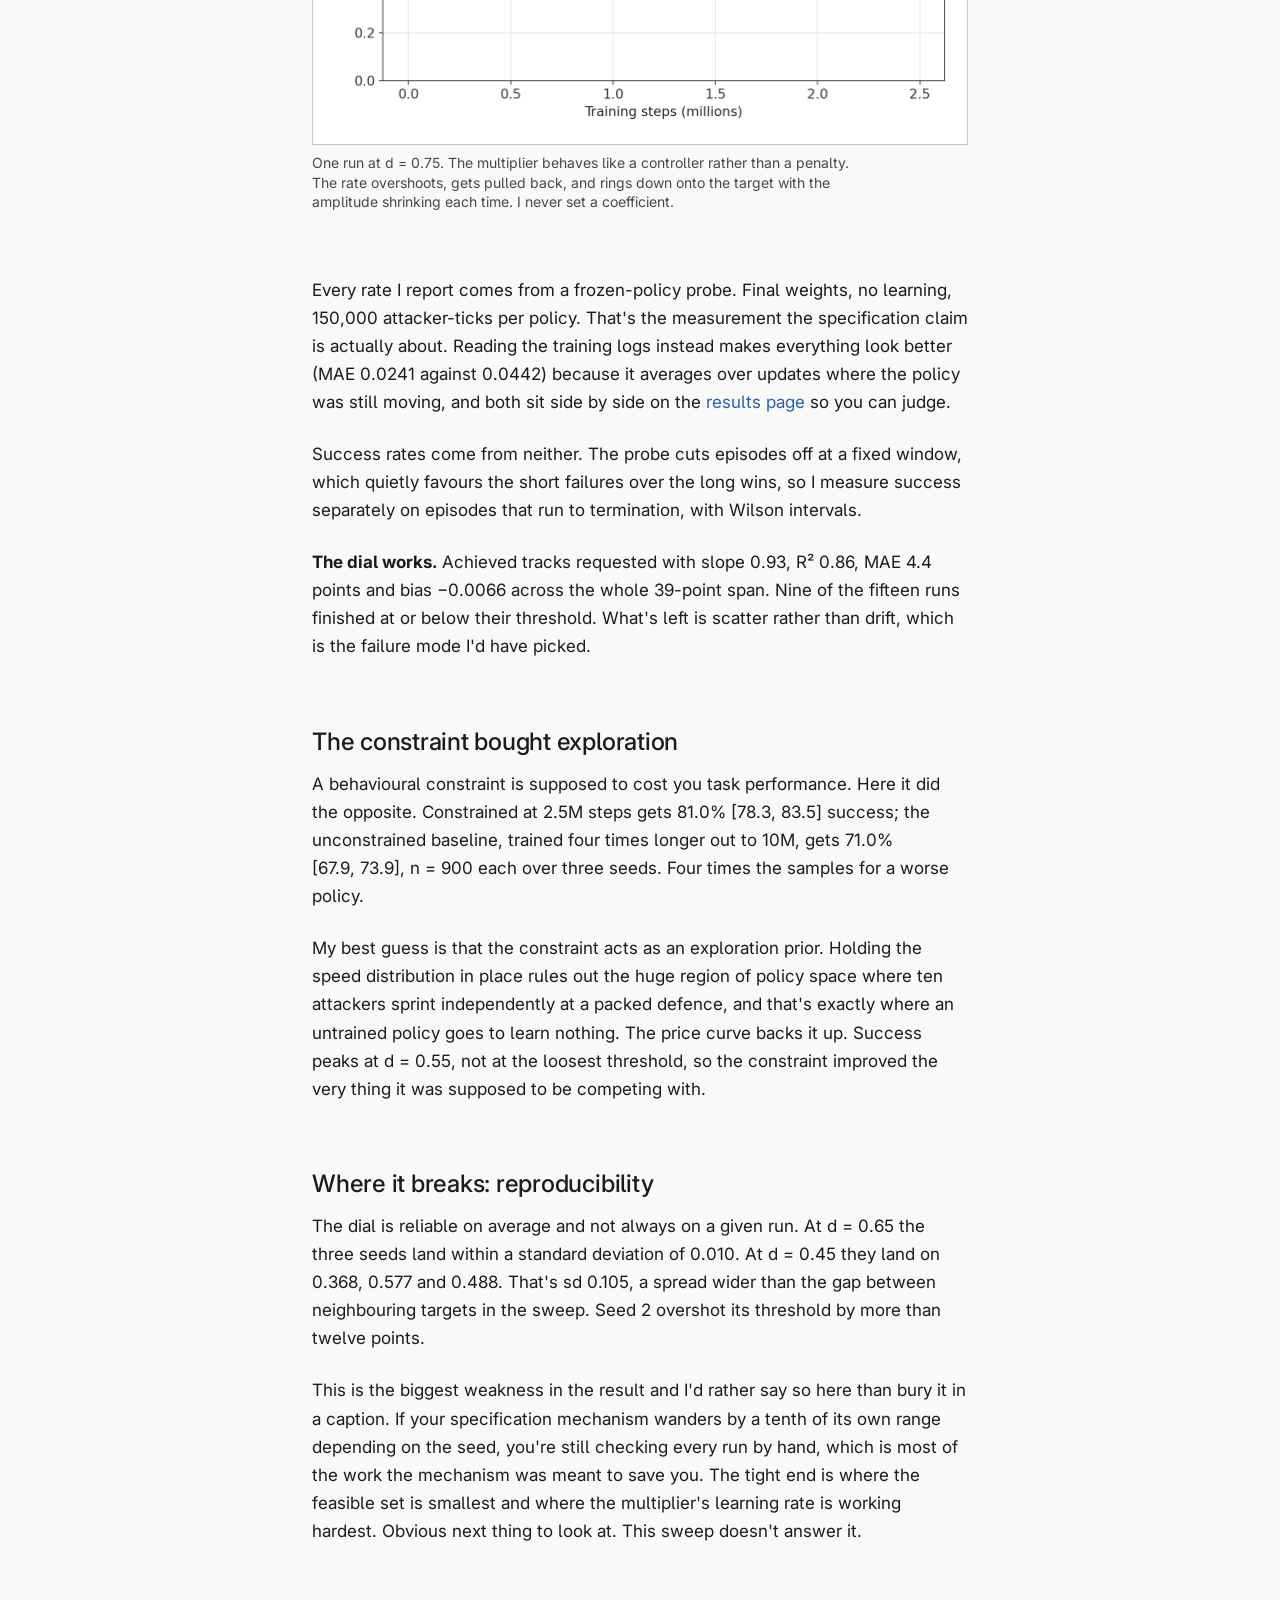
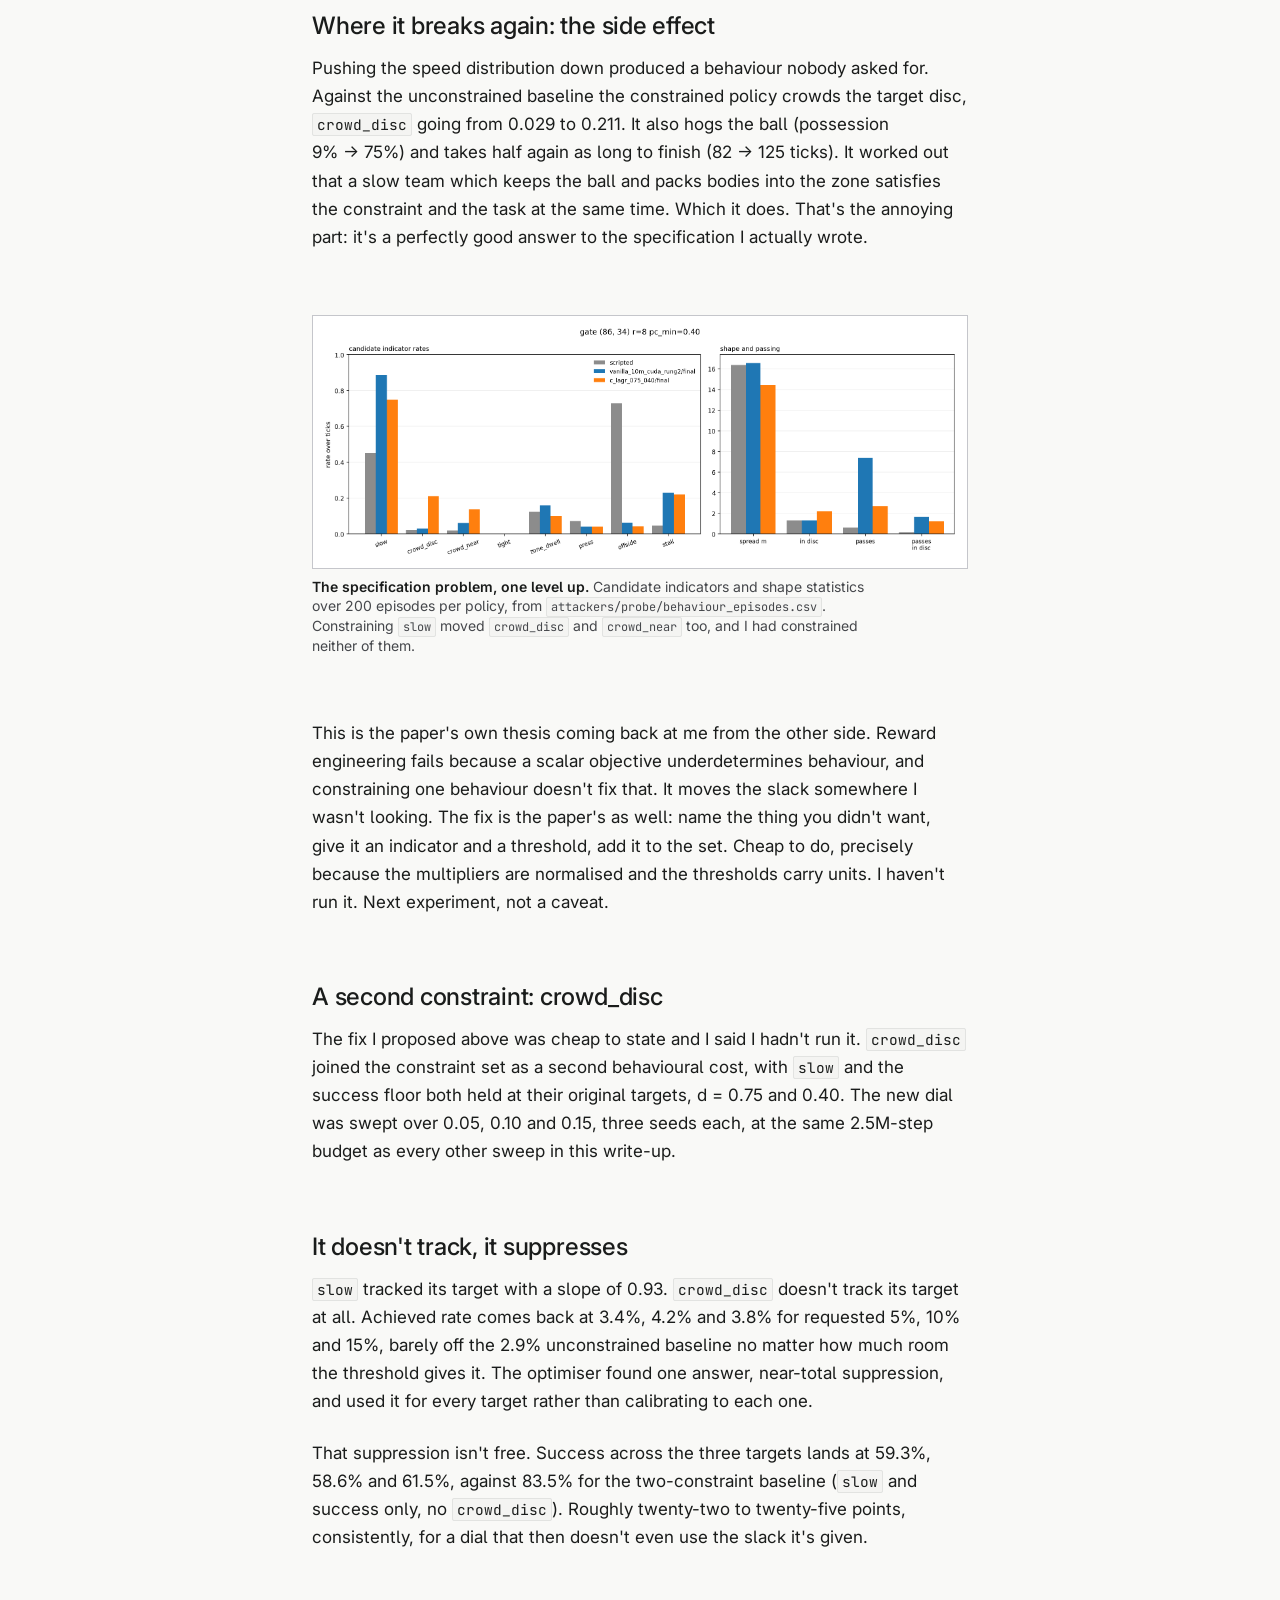
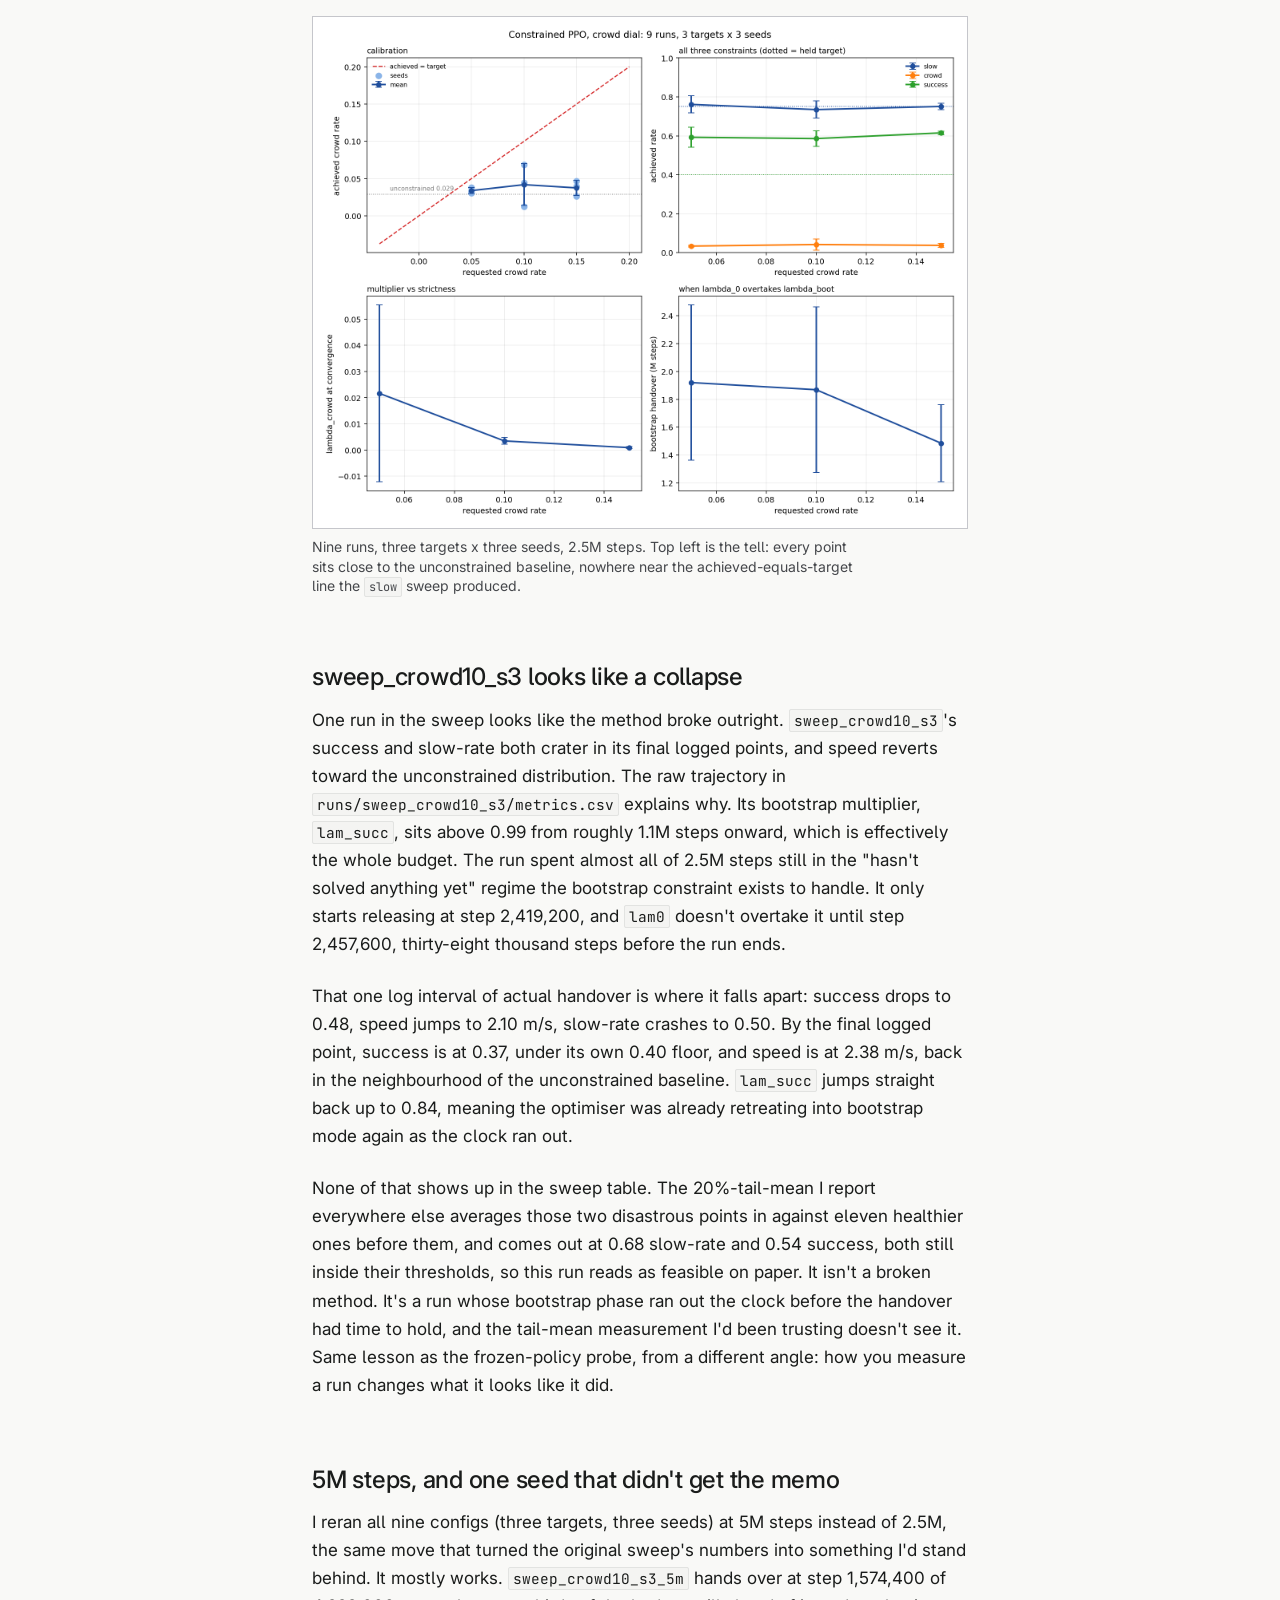
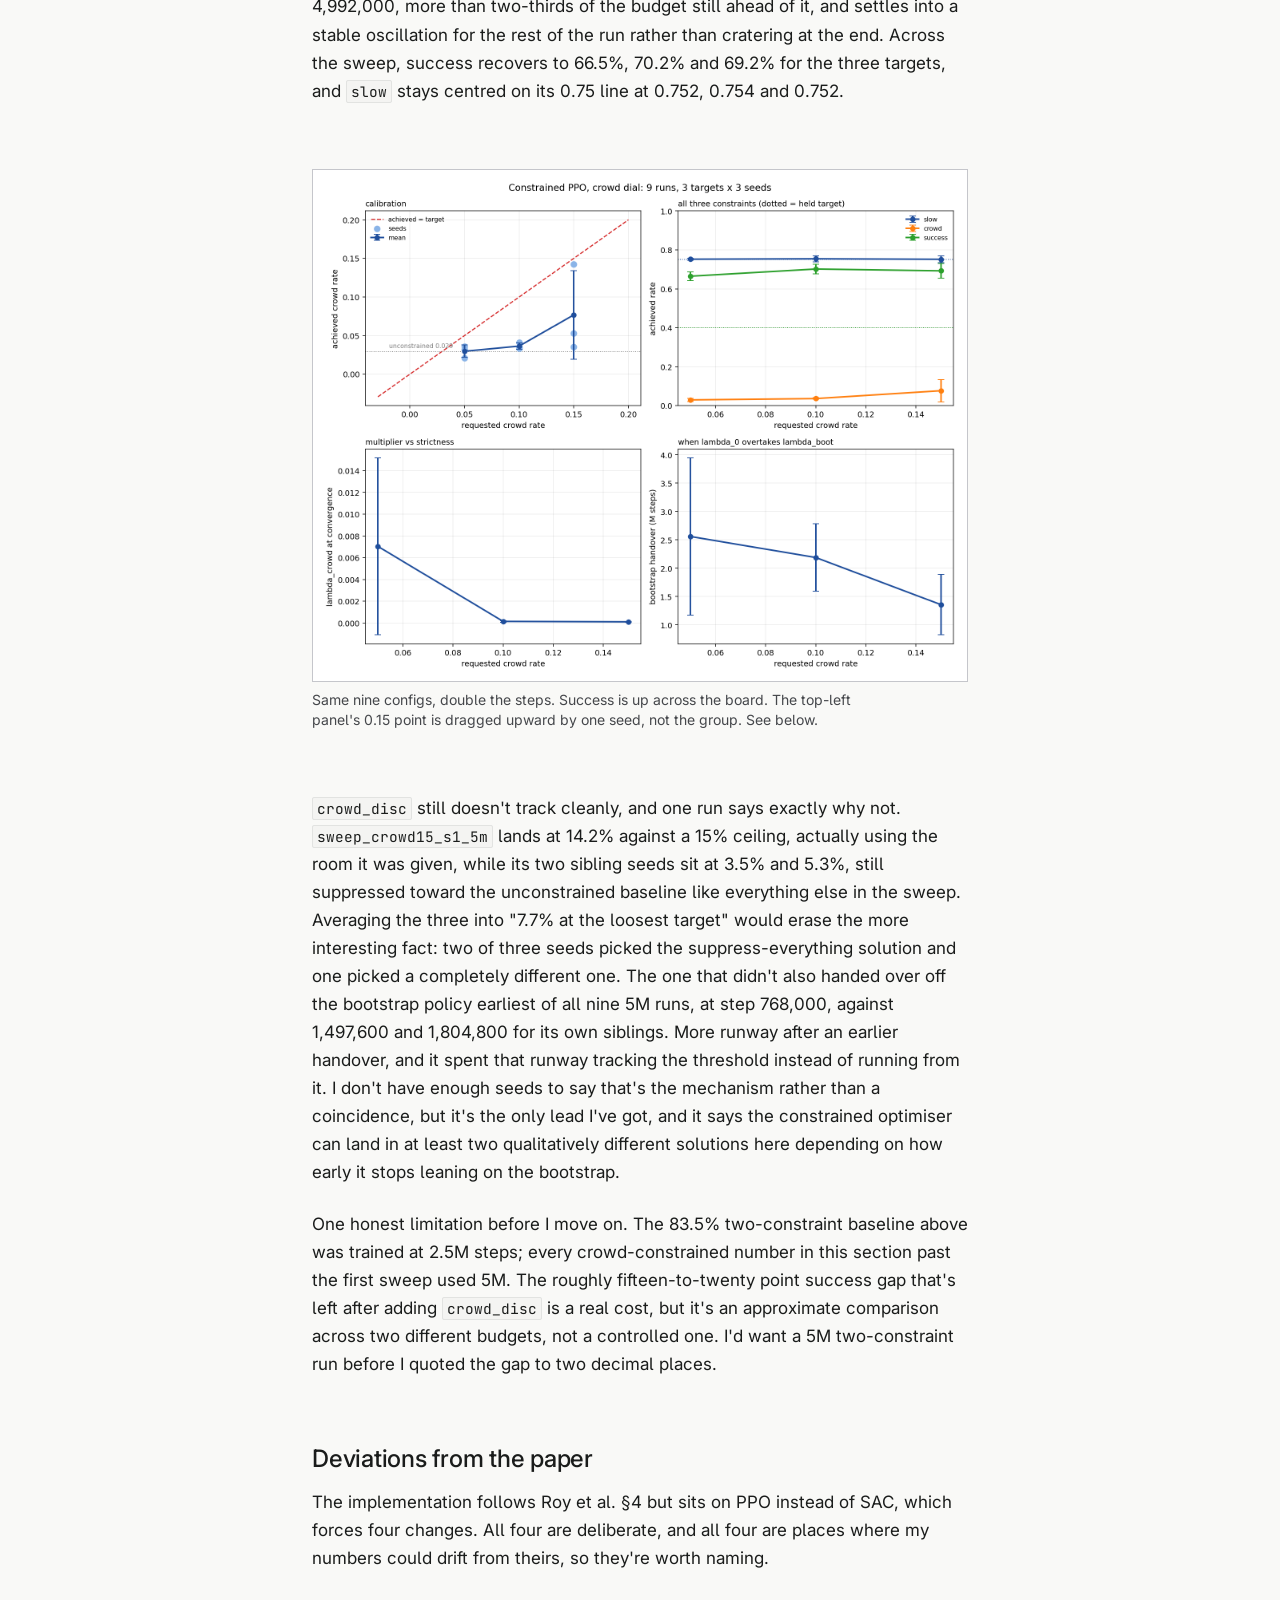
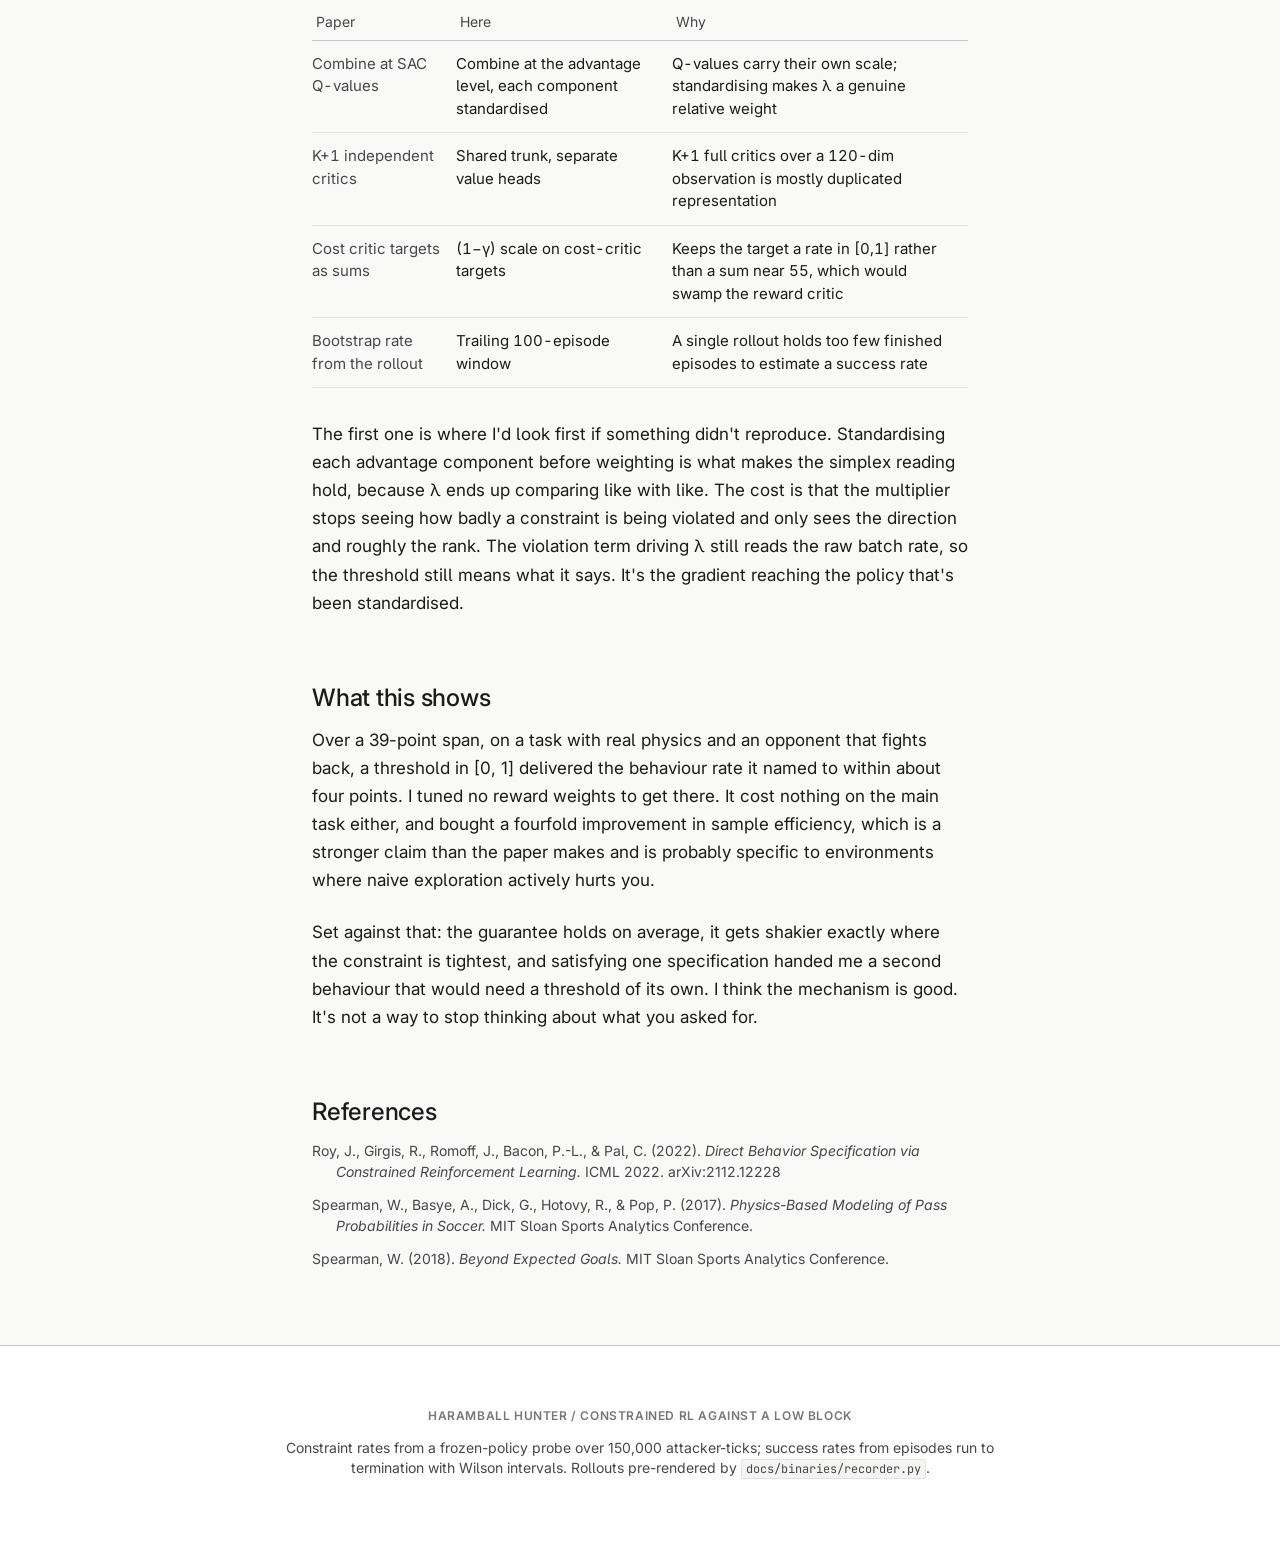
<file: docs/writeup.html>
<!DOCTYPE html>
<html lang="en">
<head>
<meta charset="utf-8">
<meta name="viewport" content="width=device-width, initial-scale=1.0">
<title>Write-up: Behaviour as a Threshold</title>
<meta name="description" content="Why reward engineering fails for behaviour specification, what a Lagrangian CMDP layer replaces it with, and what a five-target sweep actually delivered.">
<link rel="preconnect" href="https://fonts.googleapis.com">
<link rel="preconnect" href="https://fonts.gstatic.com" crossorigin>
<link href="https://fonts.googleapis.com/css2?family=Inter:wght@300..700&family=JetBrains+Mono:wght@400..600&display=swap" rel="stylesheet">
<link rel="stylesheet" href="css/site.css">
</head>
<body>

<header class="site-header">
  <div class="bar">
    <div class="wordmark">Haramball Hunter</div>
    <nav class="site-nav">
      <a href="index.html">Simulation</a>
      <a href="results.html">Results</a>
      <a href="writeup.html" aria-current="page">Write-up</a>
    </nav>
  </div>
</header>

<main>
<div class="column">
<article>

  <header class="article-head">
    <h1 class="display-lg">Behaviour as a threshold, not a weight</h1>
    <p class="standfirst">
      Constrained PPO with a Lagrangian CMDP layer, swept over five behaviour
      thresholds and three seeds, to answer one question. If I ask for a rate,
      do I get it?
    </p>
    <hr class="rule">
  </header>

  <div class="prose">

  <p>
    The football is a substrate. Ten attackers share one policy against eleven
    defenders sitting in a StatsBomb-calibrated low block, and the task is to get
    the ball into a disc at (86,&nbsp;34) of radius 8&nbsp;m without letting mean
    attacker pitch control fall below 0.40. What I am really testing is a claim
    from Roy et&nbsp;al. (2022): that you can specify behaviour as a threshold
    with units you understand, rather than as a reward weight you find by
    fiddling.
  </p>

  <h2>Why reward engineering fails at this</h2>

  <p>
    The usual move is to fold each behaviour you want into the reward as a
    weighted term, then tune the weights until it looks right. Works fine for one
    or two terms. After that it falls apart, for two reasons that feed each
    other.
  </p>

  <p>
    The first is geometric. Every requirement you add shrinks the region of
    weight space where all of them hold at once, and it shrinks multiplicatively.
    So the hunt gets harder for reasons that have nothing to do with how hard the
    task is. Add a fourth requirement to three that already work and you'll
    usually end up retuning all four.
  </p>

  <p>
    The second is that the weights don't mean anything on their own. A
    coefficient of 0.3 on a speed penalty tells you nothing about the world. It
    tells you something about this reward scale and this discount factor and the
    way I happened to normalise advantages. Change any of that and it's worthless.
    You can't look at 0.3 and say how often the agent will be slow. You run it and
    find out.
  </p>

  <div class="pull">
    <p>
      A weight is a guess you validate after training. A threshold is something
      you can check the run against.
    </p>
  </div>

  <p>
    The constrained version swaps weights for bounds. Instead of
    <em>penalise slowness by 0.3</em> you write <em>be slow on at most 65% of
    attacker-ticks</em> and let the optimiser find the multiplier that makes it
    true. The number you type is supposed to be the number you get back. That's a
    testable claim, so I tested it.
  </p>

  <h2>The three mechanisms</h2>

  <p>
    Three parts of the paper's design carry the weight here. Pull any one of them
    out and it stops working. All three live in
    <code>model/ppo_constrained.py</code>.
  </p>

  <h3>1. Indicator cost functions</h3>

  <p>
    Every cost is 0 or 1. The <code>slow</code> cost fires on an attacker-tick
    when that attacker is moving slower than 2.0&nbsp;m/s, and it's zero the rest
    of the time. Because it's an indicator, the batch mean <em>is</em> a rate, so
    the threshold you set is just a probability between 0 and 1. You don't need a
    calibration phase to work out what a sensible bound looks like. And someone
    who has never opened the reward function can still read the constraint and
    know what it asks for.
  </p>

  <p>
    I count it per attacker-tick rather than per team-tick. That sounds like a
    detail and isn't. The team-mean version, <em>the average attacker speed is
    below 2.0&nbsp;m/s</em>, is useless here: the unconstrained baseline already
    satisfies it on 0.999 of ticks, so there's no gradient in it and the optimiser
    gets to give it away for free. Per attacker, the same baseline sits at 0.885.
    That leaves the dial somewhere to go.
  </p>

  <h3>2. Softmax-normalised multipliers</h3>

  <p>
    The multipliers λ are not free non-negative scalars. They are a softmax over
    a logit vector whose first entry is pinned to zero, so λ lives on a simplex
    and λ₀, the weight on the main objective, drops out of the same softmax as
    1&nbsp;−&nbsp;Σλₖ. The effect is that no single constraint can run away.
    Without the normalisation, one constraint the agent cannot satisfy will drive
    its own multiplier up forever. That scales the advantages it multiplies,
    which blows up the critic, which takes the run with it. On the simplex the
    worst it can do is eat most of the budget.
  </p>

  <h3>3. Bootstrap success constraint</h3>

  <p>
    A policy that hasn't solved the task yet has nothing to trade against the
    constraint. λ₀ collapses, and the agent settles on whatever satisfies the
    constraint most cheaply. Here that means standing still. Forever.
  </p>

  <p>
    The paper's fix is a second constraint pointing the other way, a lower bound
    on success, plus an effective
    λ̃₀&nbsp;=&nbsp;max(λ₀,&nbsp;λ<sub>boot</sub>) that keeps a floor under the
    main objective while the optimiser is still hunting for anything feasible. I
    held the bootstrap at 0.40 on every run. Without it the runs converge on a
    policy that satisfies the constraint beautifully and never goes anywhere near
    the zone.
  </p>

  <p>
    You can watch the handover happen in the logs. λ₀ overtakes λ<sub>boot</sub>
    somewhere between 0.8M and 1.9M steps depending on the target, and after that
    the task reward carries itself.
  </p>

  <h2>What was measured</h2>

  <p>
    The swept constraint is <code>slow</code>, at target rate
    <em>d</em> ∈&nbsp;{0.45,&nbsp;0.55,&nbsp;0.65,&nbsp;0.75,&nbsp;0.85}, three
    seeds each, 2.5M steps a run. Fifteen runs in total. The unconstrained
    baseline sits at 0.885, so the sweep covers 39 points of behaviour underneath
    it.
  </p>

  <figure>
    <div class="frame"><img src="assets/constraint_tracking.png" alt="Behaviour rate against training steps for one run: an early overshoot and dip, then oscillation that settles onto the dashed target line at 0.75."></div>
    <figcaption>
      One run at d&nbsp;=&nbsp;0.75. The multiplier behaves like a controller
      rather than a penalty. The rate overshoots, gets pulled back, and rings
      down onto the target with the amplitude shrinking each time. I never set a
      coefficient.
    </figcaption>
  </figure>

  <p>
    Every rate I report comes from a frozen-policy probe. Final weights, no
    learning, 150,000 attacker-ticks per policy. That's the measurement the
    specification claim is actually about. Reading the training logs instead makes
    everything look better (MAE 0.0241 against 0.0442) because it averages over
    updates where the policy was still moving, and both sit side by side on the
    <a href="results.html">results page</a> so you can judge.
  </p>

  <p>
    Success rates come from neither. The probe cuts episodes off at a fixed
    window, which quietly favours the short failures over the long wins, so I
    measure success separately on episodes that run to termination, with Wilson
    intervals.
  </p>

  <p>
    <b>The dial works.</b> Achieved tracks requested with slope 0.93,
    R²&nbsp;0.86, MAE 4.4 points and bias −0.0066 across the whole 39-point span.
    Nine of the fifteen runs finished at or below their threshold. What's left is
    scatter rather than drift, which is the failure mode I'd have picked.
  </p>

  <h2>The constraint bought exploration</h2>

  <p>
    A behavioural constraint is supposed to cost you task performance. Here it
    did the opposite. Constrained at 2.5M steps gets 81.0% [78.3,&nbsp;83.5]
    success; the unconstrained baseline, trained four times longer out to 10M,
    gets 71.0% [67.9,&nbsp;73.9], n&nbsp;=&nbsp;900 each over three seeds. Four
    times the samples for a worse policy.
  </p>

  <p>
    My best guess is that the constraint acts as an exploration prior. Holding
    the speed distribution in place rules out the huge region of policy space
    where ten attackers sprint independently at a packed defence, and that's
    exactly where an untrained policy goes to learn nothing. The price curve backs
    it up. Success peaks at d&nbsp;=&nbsp;0.55, not at the loosest threshold, so
    the constraint improved the very thing it was supposed to be competing with.
  </p>

  <h2>Where it breaks: reproducibility</h2>

  <p>
    The dial is reliable on average and not always on a given run. At
    d&nbsp;=&nbsp;0.65 the three seeds land within a standard deviation of 0.010.
    At d&nbsp;=&nbsp;0.45 they land on 0.368, 0.577 and 0.488. That's sd&nbsp;0.105,
    a spread wider than the gap between neighbouring targets in the sweep. Seed 2
    overshot its threshold by more than twelve points.
  </p>

  <p>
    This is the biggest weakness in the result and I'd rather say so here than
    bury it in a caption. If your specification mechanism wanders by a tenth of
    its own range depending on the seed, you're still checking every run by hand,
    which is most of the work the mechanism was meant to save you. The tight end
    is where the feasible set is smallest and where the multiplier's learning rate
    is working hardest. Obvious next thing to look at. This sweep doesn't answer
    it.
  </p>

  <h2>Where it breaks again: the side effect</h2>

  <p>
    Pushing the speed distribution down produced a behaviour nobody asked for.
    Against the unconstrained baseline the constrained policy crowds the target
    disc, <code>crowd_disc</code> going from 0.029 to 0.211. It also hogs the ball
    (possession 9%&nbsp;→&nbsp;75%) and takes half again as long to finish
    (82&nbsp;→&nbsp;125 ticks). It worked out that a slow team which keeps the ball
    and packs bodies into the zone satisfies the constraint and the task at the
    same time. Which it does. That's the annoying part: it's a perfectly good
    answer to the specification I actually wrote.
  </p>

  <figure>
    <div class="frame"><img src="assets/behaviour_probe.png" alt="Grouped bars comparing scripted, unconstrained and constrained policies across candidate indicator rates and shape statistics. The constrained policy shows a much higher crowd_disc rate and more players inside the disc; the unconstrained policy shows a much higher slow rate and far more passes."></div>
    <figcaption>
      <b>The specification problem, one level up.</b> Candidate indicators and
      shape statistics over 200 episodes per policy, from
      <code>attackers/probe/behaviour_episodes.csv</code>. Constraining
      <code>slow</code> moved <code>crowd_disc</code> and <code>crowd_near</code>
      too, and I had constrained neither of them.
    </figcaption>
  </figure>

  <p>
    This is the paper's own thesis coming back at me from the other side. Reward
    engineering fails because a scalar objective underdetermines behaviour, and
    constraining one behaviour doesn't fix that. It moves the slack somewhere I
    wasn't looking. The fix is the paper's as well: name the thing you didn't
    want, give it an indicator and a threshold, add it to the set. Cheap to do,
    precisely because the multipliers are normalised and the thresholds carry
    units. I haven't run it. Next experiment, not a caveat.
  </p>

  <h2>A second constraint: crowd_disc</h2>

  <p>
    The fix I proposed above was cheap to state and I said I hadn't run it.
    <code>crowd_disc</code> joined the constraint set as a second behavioural
    cost, with <code>slow</code> and the success floor both held at their
    original targets, d&nbsp;=&nbsp;0.75 and 0.40. The new dial was swept over
    0.05, 0.10 and 0.15, three seeds each, at the same 2.5M-step budget as
    every other sweep in this write-up.
  </p>

  <h2>It doesn't track, it suppresses</h2>

  <p>
    <code>slow</code> tracked its target with a slope of 0.93.
    <code>crowd_disc</code> doesn't track its target at all. Achieved rate
    comes back at 3.4%, 4.2% and 3.8% for requested 5%, 10% and 15%, barely
    off the 2.9% unconstrained baseline no matter how much room the
    threshold gives it. The optimiser found one answer, near-total
    suppression, and used it for every target rather than calibrating to
    each one.
  </p>

  <p>
    That suppression isn't free. Success across the three targets lands at
    59.3%, 58.6% and 61.5%, against 83.5% for the two-constraint baseline
    (<code>slow</code> and success only, no <code>crowd_disc</code>). Roughly
    twenty-two to twenty-five points, consistently, for a dial that then
    doesn't even use the slack it's given.
  </p>

  <figure>
    <div class="frame"><img src="assets/constraint_analysis_crowd.png" alt="Four panels, crowd_disc dial at 2.5M steps. Calibration: achieved crowd rate flat around 0.03-0.04 well under every requested target, far below the achieved-equals-target line. All three constraints against requested crowd rate: slow hugging its held 0.75 line, crowd near zero, success around 0.6. Multiplier at convergence falling as crowd strictness loosens. Bootstrap handover step against requested rate, wide error bars."></div>
    <figcaption>
      Nine runs, three targets x three seeds, 2.5M steps. Top left is the
      tell: every point sits close to the unconstrained baseline, nowhere
      near the achieved-equals-target line the <code>slow</code> sweep
      produced.
    </figcaption>
  </figure>

  <h2>sweep_crowd10_s3 looks like a collapse</h2>

  <p>
    One run in the sweep looks like the method broke outright.
    <code>sweep_crowd10_s3</code>'s success and slow-rate both crater in its
    final logged points, and speed reverts toward the unconstrained
    distribution. The raw trajectory in <code>runs/sweep_crowd10_s3/metrics.csv</code>
    explains why. Its bootstrap multiplier, <code>lam_succ</code>, sits above
    0.99 from roughly 1.1M steps onward, which is effectively the whole
    budget. The run spent almost all of 2.5M steps still in the "hasn't
    solved anything yet" regime the bootstrap constraint exists to handle. It
    only starts releasing at step 2,419,200, and <code>lam0</code>
    doesn't overtake it until step 2,457,600, thirty-eight thousand steps
    before the run ends.
  </p>

  <p>
    That one log interval of actual handover is where it falls apart:
    success drops to 0.48, speed jumps to 2.10&nbsp;m/s, slow-rate crashes to
    0.50. By the final logged point, success is at 0.37, under its own 0.40
    floor, and speed is at 2.38&nbsp;m/s, back in the neighbourhood of the
    unconstrained baseline. <code>lam_succ</code> jumps straight back
    up to 0.84, meaning the optimiser was already retreating into bootstrap
    mode again as the clock ran out.
  </p>

  <p>
    None of that shows up in the sweep table. The 20%-tail-mean I report
    everywhere else averages those two disastrous points in against eleven
    healthier ones before them, and comes out at 0.68 slow-rate and 0.54
    success, both still inside their thresholds, so this run reads as
    feasible on paper. It isn't a broken method. It's a run whose bootstrap
    phase ran out the clock before the handover had time to hold, and the
    tail-mean measurement I'd been trusting doesn't see it. Same lesson as
    the frozen-policy probe, from a different angle: how you measure a run
    changes what it looks like it did.
  </p>

  <h2>5M steps, and one seed that didn't get the memo</h2>

  <p>
    I reran all nine configs (three targets, three seeds) at 5M steps
    instead of 2.5M, the same move that turned the original sweep's
    numbers into something I'd stand behind. It mostly works.
    <code>sweep_crowd10_s3_5m</code> hands over at step 1,574,400 of 4,992,000,
    more than two-thirds of the budget still ahead of it, and settles into a
    stable oscillation for the rest of the run rather than cratering at the
    end. Across the sweep, success recovers to 66.5%, 70.2% and 69.2% for the
    three targets, and <code>slow</code> stays centred on its 0.75 line at
    0.752, 0.754 and 0.752.
  </p>

  <figure>
    <div class="frame"><img src="assets/constraint_analysis_crowd_5m.png" alt="Same four panels at 5M steps. Calibration now shows the 0.15 target's mean pulled well above its siblings by one outlier seed near 0.14. Slow still tracks its held 0.75 line. Success has risen across all three targets."></div>
    <figcaption>
      Same nine configs, double the steps. Success is up across the board.
      The top-left panel's 0.15 point is dragged upward by one seed, not the
      group. See below.
    </figcaption>
  </figure>

  <p>
    <code>crowd_disc</code> still doesn't track cleanly, and one run says
    exactly why not. <code>sweep_crowd15_s1_5m</code> lands at 14.2% against a
    15% ceiling, actually using the room it was given, while its two sibling
    seeds sit at 3.5% and 5.3%, still suppressed toward the
    unconstrained baseline like everything else in the sweep. Averaging the
    three into "7.7% at the loosest target" would erase the more interesting
    fact: two of three seeds picked the suppress-everything solution and one
    picked a completely different one. The one that didn't also handed over
    off the bootstrap policy earliest of all nine 5M runs, at step 768,000,
    against 1,497,600 and 1,804,800 for its own siblings. More runway after
    an earlier handover, and it spent that runway tracking the threshold
    instead of running from it. I don't have enough seeds to say that's the
    mechanism rather than a coincidence, but it's the only lead I've got, and
    it says the constrained optimiser can land in at least two qualitatively
    different solutions here depending on how early it stops leaning on the
    bootstrap.
  </p>

  <p>
    One honest limitation before I move on. The 83.5% two-constraint baseline
    above was trained at 2.5M steps; every crowd-constrained number in this
    section past the first sweep used 5M. The roughly fifteen-to-twenty point
    success gap that's left after adding <code>crowd_disc</code> is a real
    cost, but it's an approximate comparison across two different budgets,
    not a controlled one. I'd want a 5M two-constraint run before I quoted
    the gap to two decimal places.
  </p>

  <h2>Deviations from the paper</h2>

  <p>
    The implementation follows Roy et&nbsp;al. §4 but sits on PPO instead of SAC,
    which forces four changes. All four are deliberate, and all four are places
    where my numbers could drift from theirs, so they're worth naming.
  </p>

  <div class="table-wrap">
    <table class="prose-table">
      <thead>
        <tr>
          <th>Paper</th>
          <th>Here</th>
          <th>Why</th>
        </tr>
      </thead>
      <tbody>
        <tr>
          <td>Combine at SAC Q-values</td>
          <td>Combine at the advantage level, each component standardised</td>
          <td>Q-values carry their own scale; standardising makes λ a genuine relative weight</td>
        </tr>
        <tr>
          <td>K+1 independent critics</td>
          <td>Shared trunk, separate value heads</td>
          <td>K+1 full critics over a 120-dim observation is mostly duplicated representation</td>
        </tr>
        <tr>
          <td>Cost critic targets as sums</td>
          <td>(1−γ) scale on cost-critic targets</td>
          <td>Keeps the target a rate in [0,1] rather than a sum near 55, which would swamp the reward critic</td>
        </tr>
        <tr>
          <td>Bootstrap rate from the rollout</td>
          <td>Trailing 100-episode window</td>
          <td>A single rollout holds too few finished episodes to estimate a success rate</td>
        </tr>
      </tbody>
    </table>
  </div>

  <p>
    The first one is where I'd look first if something didn't reproduce.
    Standardising each advantage component before weighting is what makes the
    simplex reading hold, because λ ends up comparing like with like. The cost is
    that the multiplier stops seeing how badly a constraint is being violated and
    only sees the direction and roughly the rank. The violation term driving λ
    still reads the raw batch rate, so the threshold still means what it says.
    It's the gradient reaching the policy that's been standardised.
  </p>

  <h2>What this shows</h2>

  <p>
    Over a 39-point span, on a task with real physics and an opponent that fights
    back, a threshold in [0,&nbsp;1] delivered the behaviour rate it named to
    within about four points. I tuned no reward weights to get there. It cost
    nothing on the main task either, and bought a fourfold improvement in sample
    efficiency, which is a stronger claim than the paper makes and is probably
    specific to environments where naive exploration actively hurts you.
  </p>

  <p>
    Set against that: the guarantee holds on average, it gets shakier exactly
    where the constraint is tightest, and satisfying one specification handed me a
    second behaviour that would need a threshold of its own. I think the mechanism
    is good. It's not a way to stop thinking about what you asked for.
  </p>

  <h2>References</h2>

  <div class="refs">
    <p>Roy, J., Girgis, R., Romoff, J., Bacon, P.-L., &amp; Pal, C. (2022). <em>Direct Behavior Specification via Constrained Reinforcement Learning.</em> ICML 2022. arXiv:2112.12228</p>
    <p>Spearman, W., Basye, A., Dick, G., Hotovy, R., &amp; Pop, P. (2017). <em>Physics-Based Modeling of Pass Probabilities in Soccer.</em> MIT Sloan Sports Analytics Conference.</p>
    <p>Spearman, W. (2018). <em>Beyond Expected Goals.</em> MIT Sloan Sports Analytics Conference.</p>
  </div>

  </div>
</article>
</div>
</main>

<footer class="site-footer">
  <div class="inner">
    <div class="label-caps">Haramball Hunter / constrained RL against a low block</div>
    <div class="caption">Constraint rates from a frozen-policy probe over 150,000 attacker-ticks;
      success rates from episodes run to termination with Wilson intervals.
      Rollouts pre-rendered by <code>docs/binaries/recorder.py</code>.</div>
  </div>
</footer>

</body>
</html>
</file>
<file: docs/css/site.css>
/* Monograph Research, academic minimalism.
   Tokens are the DESIGN.md frontmatter verbatim; everything below is
   hand-written from those tokens. No utility framework, no build step. */

:root {
  /* colours, straight from the DESIGN.md frontmatter */
  --surface: #f9f9f7;
  --surface-dim: #dadad8;
  --surface-bright: #f9f9f7;
  --surface-container-lowest: #ffffff;
  --surface-container-low: #f4f4f2;
  --surface-container: #eeeeec;
  --surface-container-high: #e8e8e6;
  --surface-container-highest: #e2e3e1;
  --on-surface: #1a1c1b;
  --on-surface-variant: #45474b;
  --inverse-surface: #2f3130;
  --inverse-on-surface: #f1f1ef;
  --outline: #75777b;
  --outline-variant: #c5c6cb;
  --primary: #090d12;
  --on-primary: #ffffff;
  --secondary: #2d5ea6;
  --on-secondary: #ffffff;
  --error: #ba1a1a;
  --background: #f9f9f7;
  --on-background: #1a1c1b;

  /* the one warm orange. Heatmap only, never chrome */
  --heat: #c4703f;

  /* type */
  --font-sans: 'Inter', -apple-system, BlinkMacSystemFont, 'Segoe UI',
               Helvetica, Arial, sans-serif;
  --font-mono: 'JetBrains Mono', ui-monospace, SFMono-Regular, Menlo,
               Consolas, 'Liberation Mono', monospace;

  /* radii, capped at 4px and only on interactive elements */
  --radius-sm: 0.125rem;
  --radius: 0.25rem;

  /* spacing */
  --content-max-width: 720px;
  --gutter: 24px;
  --margin-sm: 12px;
  --margin-md: 32px;
  --margin-lg: 64px;
  --header-h: 80px;
  --stop-w: 56px;
}

*, *::before, *::after { box-sizing: border-box; }

html { -webkit-text-size-adjust: 100%; }

body {
  margin: 0;
  min-height: 100vh;
  display: flex;
  flex-direction: column;
  background: var(--background);
  color: var(--on-surface);
  font-family: var(--font-sans);
  font-size: 17px;
  font-weight: 400;
  line-height: 1.65;
  font-feature-settings: 'cv05' 1;
  -webkit-font-smoothing: antialiased;
  overscroll-behavior: none;
}

/* ---------------------------------------------------------------- type ---- */

h1, h2, h3 { margin: 0; font-weight: 500; }

.display-lg {
  font-size: 42px;
  font-weight: 600;
  line-height: 1.2;
  letter-spacing: -0.02em;
}

.headline-md {
  font-size: 24px;
  font-weight: 500;
  line-height: 1.4;
  letter-spacing: -0.01em;
}

.label-caps {
  font-size: 12px;
  font-weight: 600;
  line-height: 1;
  letter-spacing: 0.05em;
  text-transform: uppercase;
}

.caption {
  font-size: 14px;
  font-weight: 400;
  line-height: 1.4;
}

.mono, .num {
  font-family: var(--font-mono);
  font-size: 14px;
  line-height: 1.5;
  font-variant-numeric: tabular-nums;
}

.muted { color: var(--on-surface-variant); }
.dim   { color: var(--outline); }

a { color: var(--secondary); text-decoration: none; }
a:hover { border-bottom: 1px solid var(--secondary); }

/* -------------------------------------------------------------- header ---- */

.site-header {
  position: fixed;
  top: 0;
  left: 0;
  right: 0;
  z-index: 50;
  background: color-mix(in srgb, var(--background) 90%, transparent);
  backdrop-filter: blur(6px);
  border-bottom: 1px solid var(--outline-variant);
}

.site-header .bar {
  height: var(--header-h);
  max-width: 1200px;
  margin: 0 auto;
  padding: 0 var(--margin-md);
  display: flex;
  align-items: center;
  justify-content: space-between;
  gap: var(--gutter);
}

.wordmark {
  font-size: 24px;
  font-weight: 500;
  letter-spacing: -0.01em;
  color: var(--primary);
  white-space: nowrap;
  min-width: 0;
  overflow: hidden;
  text-overflow: ellipsis;
}

.site-nav {
  display: flex;
  align-items: stretch;
  gap: var(--margin-md);
  height: var(--header-h);
  flex: none;
}

.site-nav a {
  display: flex;
  align-items: center;
  font-size: 12px;
  font-weight: 600;
  letter-spacing: 0.05em;
  text-transform: uppercase;
  color: var(--on-surface-variant);
  border-bottom: 1px solid transparent;
  transition: color .2s, border-color .2s;
}

.site-nav a:hover { color: var(--primary); border-bottom-color: transparent; }

.site-nav a[aria-current='page'] {
  color: var(--primary);
  border-bottom-color: var(--primary);
}

/* ---------------------------------------------------------------- page ---- */

main {
  padding-top: var(--header-h);
  flex: 1 0 auto;
}

.column {
  width: 100%;
  max-width: var(--content-max-width);
  margin: 0 auto;
  padding: var(--margin-md) var(--margin-md) var(--margin-lg);
}

.page-head {
  padding-bottom: var(--gutter);
  margin-bottom: var(--margin-md);
  border-bottom: 1px solid var(--surface-container-highest);
}

.page-head h1 { margin-bottom: 8px; }

.page-head p {
  margin: 0;
  color: var(--on-surface-variant);
  max-width: 600px;
}

.rule {
  height: 1px;
  background: var(--surface-container-highest);
  border: 0;
  margin: var(--margin-md) 0;
}

/* --------------------------------------------------------------- stats ---- */

.stat-row {
  display: grid;
  grid-template-columns: repeat(4, minmax(0, 1fr));
  gap: var(--gutter);
  margin-bottom: var(--margin-md);
}

.stat .value {
  display: block;
  font-family: var(--font-mono);
  font-size: 42px;
  font-weight: 600;
  line-height: 1.2;
  letter-spacing: -0.02em;
  font-variant-numeric: tabular-nums;
  color: var(--on-surface);
}

.stat .value .unit {
  font-family: var(--font-sans);
  font-size: 20px;
  font-weight: 500;
  letter-spacing: 0;
  margin-left: 2px;
}

.stat .value .of { color: var(--outline); }

.stat .label {
  display: block;
  font-size: 14px;
  line-height: 1.4;
  color: var(--outline);
  margin-top: 4px;
}

/* ------------------------------------------------------------- figures ---- */

figure { margin: var(--margin-lg) 0; }

figure .frame {
  border: 1px solid var(--outline-variant);
  background: var(--surface-container-lowest);
  padding: 8px;
}

figure img { display: block; width: 100%; height: auto; }

figcaption {
  font-size: 14px;
  line-height: 1.4;
  color: var(--on-surface-variant);
  margin-top: 8px;
  max-width: 560px;
}

figcaption b { font-weight: 600; color: var(--on-surface); }

.fig-pair {
  display: grid;
  grid-template-columns: repeat(2, minmax(0, 1fr));
  gap: var(--gutter);
}

.fig-pair figure { margin: 0; }

/* -------------------------------------------------------------- tables ---- */

.table-wrap { overflow-x: auto; margin: var(--margin-md) 0; }

table {
  width: 100%;
  border-collapse: collapse;
  text-align: left;
}

thead th {
  font-family: var(--font-sans);
  font-size: 14px;
  font-weight: 400;
  line-height: 1.4;
  color: var(--on-surface-variant);
  padding: 8px 4px;
  border-bottom: 1px solid var(--outline-variant);
  white-space: nowrap;
}

tbody td {
  font-family: var(--font-mono);
  font-size: 14px;
  line-height: 1.5;
  font-variant-numeric: tabular-nums;
  color: var(--on-surface);
  padding: 8px 4px;
  border-bottom: 1px solid color-mix(in srgb, var(--outline-variant) 40%, transparent);
  white-space: nowrap;
}

th.num, td.num { text-align: right; }
tbody tr.infeasible td { color: var(--outline); }
tbody tr.total td { border-bottom: 0; border-top: 1px solid var(--outline-variant); }
td.yes { color: var(--on-surface); }
td.no  { color: var(--outline); }

.table-note {
  font-size: 14px;
  line-height: 1.4;
  color: var(--on-surface-variant);
  margin: 8px 0 0;
}

/* --------------------------------------------------------------- pitch ---- */

.pitch-frame {
  position: relative;
  width: 100%;
  border: 1px solid var(--surface-container-highest);
  background: var(--surface-bright);
  overflow: hidden;
  line-height: 0;
}

.pitch-frame canvas {
  display: block;
  width: 100%;
  height: auto;
}

.pitch-tag {
  position: absolute;
  right: 8px;
  bottom: 8px;
  font-family: var(--font-mono);
  font-size: 11px;
  letter-spacing: 0.05em;
  line-height: 1;
  color: var(--on-surface-variant);
  opacity: .6;
  pointer-events: none;
}

.pitch-frame.loading::after {
  content: 'loading recording...';
  position: absolute;
  inset: 0;
  display: flex;
  align-items: center;
  justify-content: center;
  font-family: var(--font-mono);
  font-size: 12px;
  letter-spacing: .05em;
  color: var(--on-surface-variant);
  background: color-mix(in srgb, var(--surface-bright) 78%, transparent);
}

/* ------------------------------------------------------------ controls ---- */

.controls {
  display: flex;
  flex-direction: column;
  gap: var(--gutter);
  margin-top: var(--margin-md);
}

.dial {
  display: flex;
  flex-direction: column;
  gap: 16px;
  padding-bottom: var(--gutter);
  border-bottom: 1px solid var(--surface-container-highest);
}

.dial > .label-caps { color: var(--on-surface-variant); text-align: center; }

.stops {
  position: relative;
  width: 100%;
  max-width: 500px;
  margin: 0 auto;
  height: 40px;
}

.stops::before {
  content: '';
  position: absolute;
  left: calc(var(--stop-w) / 2);
  right: calc(var(--stop-w) / 2);
  top: 6px;
  height: 1px;
  background: var(--surface-container-highest);
}

.stops-inner {
  position: relative;
  display: flex;
  justify-content: space-between;
  align-items: flex-start;
}

.stop {
  appearance: none;
  background: none;
  border: 0;
  padding: 0;
  margin: 0;
  cursor: pointer;
  display: flex;
  flex-direction: column;
  align-items: center;
  gap: 10px;
  width: var(--stop-w);
  font-family: var(--font-mono);
  font-size: 11px;
  line-height: 1;
  color: var(--on-surface-variant);
}

.stop .dot {
  width: 13px;
  height: 13px;
  border-radius: 9999px;
  border: 1px solid var(--surface-container-highest);
  background: var(--surface-bright);
  transition: background .15s, border-color .15s, box-shadow .15s;
}

.stop:hover .dot { border-color: var(--outline); }

.stop[aria-checked='true'] .dot {
  background: var(--secondary);
  border-color: var(--secondary);
  box-shadow: 0 0 0 4px color-mix(in srgb, var(--secondary) 20%, transparent);
}

.stop[aria-checked='true'] { color: var(--on-surface); font-weight: 600; }

.stops:focus-visible { outline: none; }
.stops:focus-visible .stop[aria-checked='true'] .dot {
  box-shadow: 0 0 0 4px color-mix(in srgb, var(--secondary) 35%, transparent);
}

/* readout */

.readout {
  display: flex;
  flex-wrap: wrap;
  justify-content: center;
  align-items: baseline;
  gap: 8px;
  font-family: var(--font-mono);
  font-size: 14px;
  font-variant-numeric: tabular-nums;
  color: var(--on-surface);
}

.readout .k { color: var(--on-surface-variant); }
.readout .v { font-weight: 500; }
.readout .sep { color: var(--surface-container-highest); margin: 0 8px; }

/* playback */

.playback {
  display: flex;
  align-items: center;
  justify-content: space-between;
  gap: 16px;
  flex-wrap: wrap;
}

.playback .left {
  display: flex;
  align-items: center;
  gap: 16px;
  flex: 1 1 320px;
  min-width: 0;
}

.icon-btn {
  width: 32px;
  height: 32px;
  flex: none;
  border: 1px solid var(--surface-container-highest);
  border-radius: var(--radius);
  background: var(--surface-bright);
  color: var(--on-surface);
  cursor: pointer;
  display: flex;
  align-items: center;
  justify-content: center;
  padding: 0;
  transition: color .15s, border-color .15s;
}

.icon-btn:hover { color: var(--secondary); border-color: var(--secondary); }
.icon-btn svg { width: 14px; height: 14px; fill: currentColor; }

.scrub {
  appearance: none;
  -webkit-appearance: none;
  flex: 1 1 auto;
  max-width: 220px;
  height: 12px;
  background: transparent;
  cursor: pointer;
  margin: 0;
}

.scrub::-webkit-slider-runnable-track {
  height: 4px;
  background: var(--surface-container-highest);
}
.scrub::-moz-range-track {
  height: 4px;
  background: var(--surface-container-highest);
}
.scrub::-moz-range-progress {
  height: 4px;
  background: var(--outline-variant);
}
.scrub::-webkit-slider-thumb {
  -webkit-appearance: none;
  width: 4px;
  height: 12px;
  margin-top: -4px;
  border: 0;
  border-radius: 1px;
  background: var(--on-surface);
}
.scrub::-moz-range-thumb {
  width: 4px;
  height: 12px;
  border: 0;
  border-radius: 1px;
  background: var(--on-surface);
}
.scrub:focus-visible::-webkit-slider-thumb { background: var(--secondary); }
.scrub:focus-visible::-moz-range-thumb { background: var(--secondary); }

.tick-count {
  font-family: var(--font-mono);
  font-size: 12px;
  color: var(--on-surface-variant);
  white-space: nowrap;
  font-variant-numeric: tabular-nums;
}

.episode-btn {
  appearance: none;
  background: none;
  border: 0;
  border-bottom: 1px solid transparent;
  padding: 0 0 2px;
  cursor: pointer;
  font-family: var(--font-sans);
  font-size: 14px;
  color: var(--on-surface);
  transition: color .15s, border-color .15s;
}

.episode-btn:hover { color: var(--secondary); border-bottom-color: var(--secondary); }

.legend {
  display: flex;
  flex-wrap: wrap;
  gap: 20px;
  align-items: center;
  font-size: 14px;
  color: var(--on-surface-variant);
  padding-top: 8px;
  border-top: 1px solid var(--surface-container-highest);
}

.legend .key { display: inline-flex; align-items: center; gap: 8px; }

.swatch {
  width: 10px;
  height: 10px;
  border-radius: 9999px;
  flex: none;
}
.swatch.att { background: var(--secondary); }
.swatch.def { background: var(--outline-variant); }
.swatch.gk  { background: var(--surface-bright); border: 1px solid var(--outline); }
.swatch.ball { background: var(--surface-container-lowest); border: 1px solid var(--on-surface); }
.swatch.heat {
  border-radius: 0;
  width: 28px;
  background: linear-gradient(90deg,
    color-mix(in srgb, var(--heat) 6%, transparent),
    var(--heat));
}

/* ---------------------------------------------------------------- prose --- */

.prose p { margin: 0 0 24px; }

.prose h2 {
  font-size: 24px;
  font-weight: 500;
  line-height: 1.4;
  letter-spacing: -0.01em;
  margin: var(--margin-lg) 0 var(--margin-sm);
}

.prose h3 {
  font-size: 17px;
  font-weight: 600;
  line-height: 1.4;
  margin: var(--margin-md) 0 8px;
}

.prose ul, .prose ol { margin: 0 0 24px; padding-left: 24px; }
.prose li { margin-bottom: 8px; }

code {
  font-family: var(--font-mono);
  font-size: 0.85em;
  background: var(--surface-container-low);
  border: 1px solid var(--surface-container-highest);
  border-radius: var(--radius-sm);
  padding: 1px 4px;
}

.article-head { margin-bottom: var(--margin-lg); }
.article-head h1 { margin-bottom: var(--margin-sm); }
.article-head .standfirst {
  font-size: 24px;
  font-weight: 300;
  line-height: 1.4;
  color: var(--on-surface-variant);
  margin: 0;
}
.article-head .rule { margin: var(--margin-md) 0 0; }

.pull {
  position: relative;
  padding-left: var(--margin-md);
  margin: var(--margin-lg) 0;
}

.pull::before {
  content: '';
  position: absolute;
  left: 0;
  top: 0;
  bottom: 0;
  width: 1px;
  background: var(--secondary);
}

.pull p {
  margin: 0;
  font-size: 24px;
  font-weight: 500;
  font-style: italic;
  line-height: 1.45;
  letter-spacing: -0.01em;
  color: var(--primary);
}

.note {
  border: 1px solid var(--surface-container-highest);
  background: var(--surface-container-low);
  padding: 16px var(--gutter);
  margin: var(--margin-md) 0;
}

.note p:last-child { margin-bottom: 0; }
.note .label-caps { color: var(--on-surface-variant); display: block; margin-bottom: 8px; }

.refs { font-size: 14px; line-height: 1.5; color: var(--on-surface-variant); }
.refs p { margin: 0 0 12px; padding-left: 24px; text-indent: -24px; }

/* -------------------------------------------------------------- footer ---- */

.site-footer {
  border-top: 1px solid var(--outline-variant);
  background: var(--surface-container-lowest);
  padding: var(--margin-lg) var(--margin-md);
}

.site-footer .inner {
  max-width: var(--content-max-width);
  margin: 0 auto;
  display: flex;
  flex-direction: column;
  align-items: center;
  gap: 16px;
  text-align: center;
}

.site-footer .label-caps { color: var(--outline); }
.site-footer .caption { color: var(--on-surface-variant); }

/* -------------------------------------------------------------- mobile ---- */

@media (max-width: 720px) {
  :root { --header-h: 64px; }
  .display-lg { font-size: 32px; }
  .stat .value { font-size: 32px; }
  .pull p { font-size: 20px; }
  .article-head .standfirst { font-size: 19px; }
  .site-header .bar { padding: 0 var(--gutter); gap: 16px; }
  .wordmark { font-size: 17px; }
  .site-nav { gap: 14px; }
  .site-nav a { font-size: 11px; letter-spacing: 0.04em; }
  .column { padding: var(--gutter) var(--gutter) var(--margin-lg); }
  .stat-row { grid-template-columns: repeat(2, minmax(0, 1fr)); row-gap: var(--margin-md); }
  .fig-pair { grid-template-columns: minmax(0, 1fr); }
  :root { --stop-w: 44px; }
}

/* Prose tables carry sentences, not columns of figures, so they keep the
   sans face and the hairline rules but drop the tabular treatment. */

.prose-table td {
  font-family: var(--font-sans);
  font-size: 15px;
  line-height: 1.5;
  white-space: normal;
  vertical-align: top;
  padding: 12px 16px 12px 0;
}

.prose-table td:first-child { color: var(--on-surface-variant); }
.prose-table td code { font-size: 0.8em; }
.site-footer code { font-size: 0.85em; }
.prose-table th { padding-bottom: 8px; }
.prose-table { min-width: 560px; }

/* Below ~420px the wordmark and the three nav labels are competing for the
   same row; tightening the gutter here keeps the wordmark whole. */

@media (max-width: 480px) {
  .site-header .bar { padding: 0 16px; gap: 12px; }
  .site-nav { gap: 12px; }
  .site-nav a { font-size: 10px; }
}
</file>
